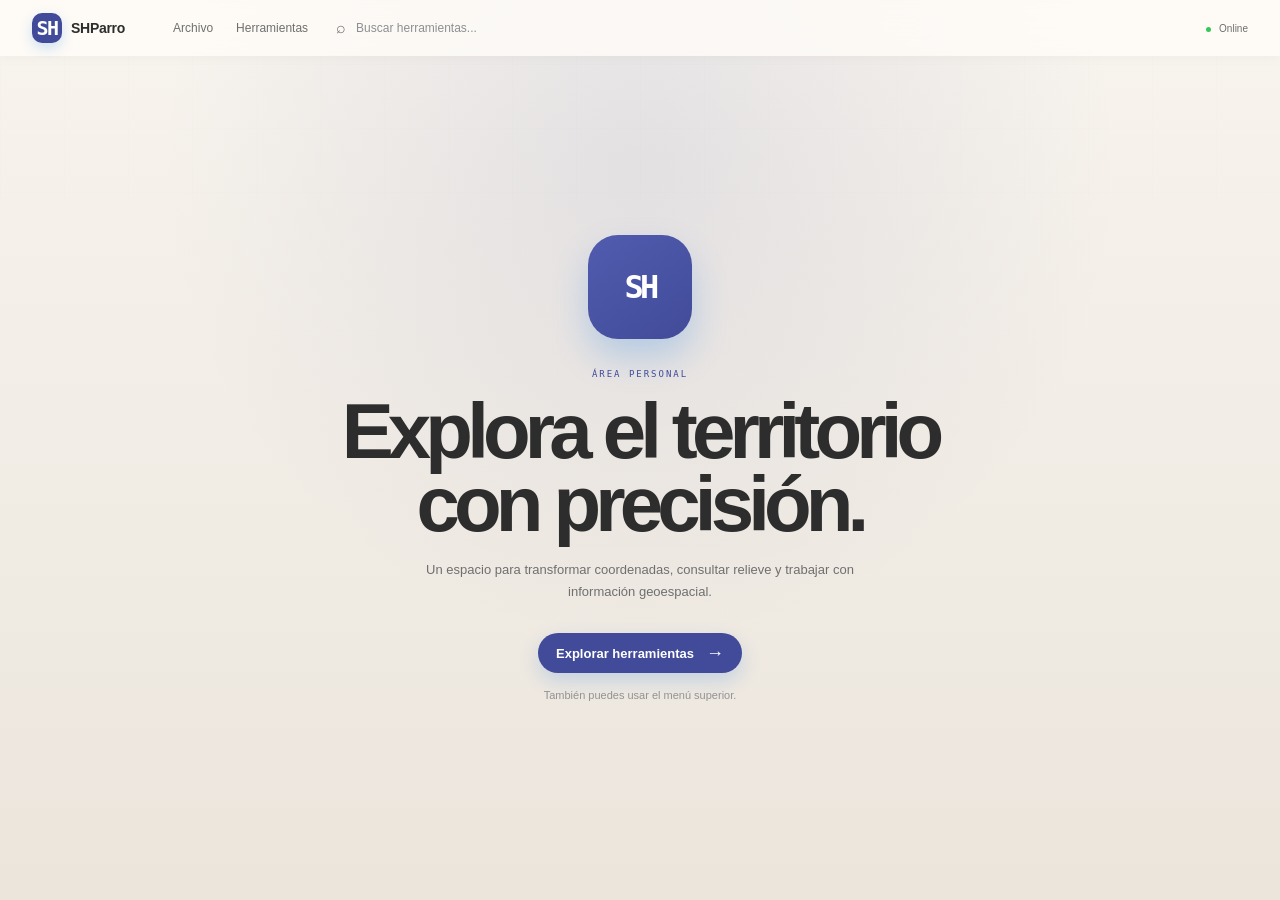
<file: index.html>
<!doctype html>
<html lang="es-MX">
<head>
  <meta charset="utf-8">
  <meta name="viewport" content="width=device-width, initial-scale=1">
  <meta name="theme-color" content="#f5f5f7">
  <meta name="description" content="SHParro: área personal para herramientas web geoespaciales y utilidades.">
  <title>SHParro — Herramientas geoespaciales</title>
  <link rel="stylesheet" href="./css/shparro.css?v=20261108">
</head>
<body>
  <div class="app-shell">
    <main class="main">
      <header class="topbar">
        <a class="brand" href="./index.html" aria-label="Inicio de SHParro">
          <span class="brand-mark">SH</span><strong>SHParro</strong>
        </a>
        <nav class="menubar" aria-label="Menú principal">
          <div class="menu" data-menu="file">
            <button class="menu-trigger" type="button" aria-haspopup="true" aria-expanded="false">Archivo</button>
            <div class="menu-panel file-menu" role="menu">
              <button type="button" role="menuitem" disabled>Abrir archivo… <kbd>Ctrl O</kbd></button>
              <button type="button" role="menuitem" disabled>Abrir proyecto…</button>
              <div class="menu-separator" role="separator"></div>
              <button type="button" role="menuitem" disabled>Guardar <kbd>Ctrl S</kbd></button>
              <button type="button" role="menuitem" disabled>Guardar como…</button>
            </div>
          </div>
          <div class="menu" data-menu="tools">
            <button class="menu-trigger" type="button" aria-haspopup="true" aria-expanded="false">Herramientas</button>
            <div class="menu-panel tools-menu" role="menu">
              <div class="menu-heading">Herramientas</div>
              <div id="toolsMenuItems"></div>
            </div>
          </div>
        </nav>
        <label class="search-box" for="toolSearch">
          <span aria-hidden="true">⌕</span>
          <input id="toolSearch" type="search" placeholder="Buscar herramientas..." autocomplete="off">
        </label>
        <div class="topbar-actions">
          <span class="connection-pill" id="connectionPill"><span></span> Online</span>
        </div>
      </header>

      <section class="content-view" id="homeView">
        <div class="welcome-screen">
          <div class="home-logo" aria-hidden="true">SH</div>
          <span class="eyebrow">Área personal</span>
          <h1>Explora el territorio<br><em>con precisión.</em></h1>
          <p>Un espacio para transformar coordenadas, consultar relieve y trabajar con información geoespacial.</p>
          <button class="welcome-action" id="openToolsButton" type="button">Explorar herramientas <span aria-hidden="true">→</span></button>
          <div class="welcome-hint">También puedes usar el menú superior.</div>
        </div>
      </section>

      <section class="content-view hidden" id="toolView">
        <iframe id="toolFrame" title="Herramienta SHParro" allow="geolocation"></iframe>
      </section>
    </main>
  </div>

  <div class="toast-region" id="toastRegion" aria-live="polite"></div>

  <script src="./js/shparro.js?v=20261108"></script>
</body>
</html>
</file>
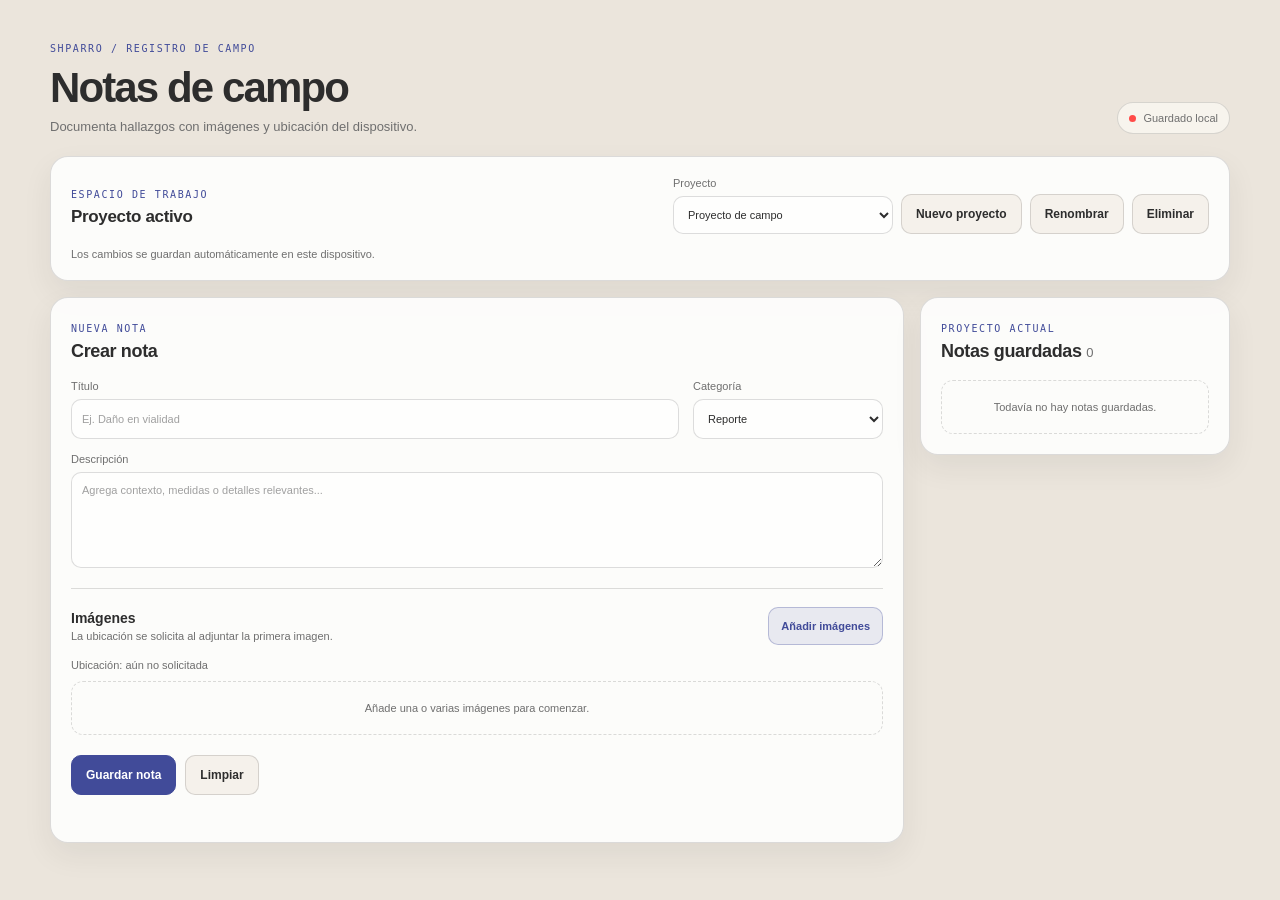
<file: Web/NOTES/index.html>
<!doctype html>
<html lang="es-MX">
<head>
  <meta charset="utf-8">
  <meta name="viewport" content="width=device-width, initial-scale=1">
  <meta name="theme-color" content="#ebe5dc">
  <title>Notas de campo - SHParro</title>
  <link rel="stylesheet" href="./styles.css?v=20261113">
</head>
<body>
  <main class="notes-app">
    <header class="notes-header">
      <div>
        <span class="eyebrow">SHParro / Registro de campo</span>
        <h1>Notas de campo</h1>
        <p>Documenta hallazgos con imágenes y ubicación del dispositivo.</p>
      </div>
      <div class="session-badge" id="persistenceBadge" aria-label="Los proyectos se guardan localmente">
        <span aria-hidden="true"></span> Guardado local
      </div>
    </header>

    <section class="project-toolbar card" aria-labelledby="projectTitle">
      <div>
        <span class="eyebrow">Espacio de trabajo</span>
        <h2 id="projectTitle">Proyecto activo</h2>
      </div>
      <div class="project-controls">
        <label class="project-select-label" for="projectSelect">Proyecto
          <select id="projectSelect" aria-label="Seleccionar proyecto"></select>
        </label>
        <button class="secondary-button" id="newProject" type="button">Nuevo proyecto</button>
        <button class="secondary-button" id="renameProject" type="button">Renombrar</button>
        <button class="secondary-button danger-button" id="deleteProject" type="button">Eliminar</button>
      </div>
      <p class="storage-status" id="storageStatus" role="status" aria-live="polite">Cargando proyectos…</p>
    </section>

    <div class="notes-layout">
      <section class="note-editor card" aria-labelledby="editorTitle">
        <div class="section-heading">
          <div>
            <span class="eyebrow" id="editorMode">Nueva nota</span>
            <h2 id="editorTitle">Crear nota</h2>
          </div>
          <button class="secondary-button hidden" id="cancelEdit" type="button">Cancelar edición</button>
        </div>

        <div class="note-fields">
          <label>Título
            <input id="noteTitle" type="text" maxlength="100" placeholder="Ej. Daño en vialidad">
          </label>
          <label>Categoría
            <select id="noteCategory">
              <option value="Reporte">Reporte</option>
              <option value="Inspección">Inspección</option>
              <option value="Evidencia">Evidencia</option>
              <option value="Hallazgo">Hallazgo</option>
              <option value="Otro">Otro</option>
            </select>
          </label>
          <label class="full-field">Descripción
            <textarea id="noteDescription" maxlength="1000" rows="4" placeholder="Agrega contexto, medidas o detalles relevantes..."></textarea>
          </label>
        </div>

        <div class="image-section">
          <div class="subheading">
            <div>
              <h3>Imágenes</h3>
              <p>La ubicación se solicita al adjuntar la primera imagen.</p>
            </div>
            <label class="add-images-button" for="imageInput">Añadir imágenes
              <input id="imageInput" type="file" accept="image/*" multiple>
            </label>
          </div>
          <div class="location-session-status" id="locationSessionStatus" role="status" aria-live="polite">
            Ubicación: aún no solicitada
          </div>
          <div class="image-list" id="draftImages" aria-live="polite">
            <div class="empty-images">Añade una o varias imágenes para comenzar.</div>
          </div>
        </div>

        <div class="editor-actions">
          <button class="primary-button" id="saveNote" type="button">Guardar nota</button>
          <button class="secondary-button" id="clearDraft" type="button">Limpiar</button>
        </div>
        <p class="form-message" id="formMessage" role="status" aria-live="polite"></p>
      </section>

      <aside class="notes-list-panel card" aria-labelledby="notesTitle">
        <div class="section-heading">
          <div>
            <span class="eyebrow">Proyecto actual</span>
            <h2 id="notesTitle">Notas guardadas <span id="notesCount">0</span></h2>
          </div>
        </div>
        <div id="savedNotes" class="saved-notes">
          <div class="empty-notes">Todavía no hay notas guardadas.</div>
        </div>
      </aside>
    </div>
  </main>

  <div class="modal-backdrop hidden" id="locationModal" role="presentation">
    <section class="permission-dialog" role="dialog" aria-modal="true" aria-labelledby="locationModalTitle">
      <span class="dialog-icon" aria-hidden="true">⌖</span>
      <h2 id="locationModalTitle">No se pudo obtener la ubicación</h2>
      <p id="locationModalText">Puedes continuar sin coordenadas. Las imágenes seguirán siendo útiles para tus reportes.</p>
      <div class="dialog-actions">
        <button class="secondary-button" id="cancelLocation" type="button">Cancelar adjunto</button>
        <button class="primary-button" id="continueWithoutLocation" type="button">Continuar sin coordenadas</button>
      </div>
    </section>
  </div>

  <div class="modal-backdrop hidden" id="projectModal" role="presentation">
    <section class="permission-dialog project-dialog" role="dialog" aria-modal="true" aria-labelledby="projectModalTitle">
      <span class="dialog-icon" aria-hidden="true">▤</span>
      <h2 id="projectModalTitle">Nuevo proyecto</h2>
      <label for="projectNameInput">Nombre del proyecto
        <input id="projectNameInput" type="text" maxlength="80" placeholder="Ej. Inspección norte">
      </label>
      <p class="dialog-error" id="projectModalError" role="alert"></p>
      <div class="dialog-actions">
        <button class="secondary-button" id="cancelProject" type="button">Cancelar</button>
        <button class="primary-button" id="confirmProject" type="button">Guardar proyecto</button>
      </div>
    </section>
  </div>

  <div class="modal-backdrop hidden" id="confirmModal" role="presentation">
    <section class="permission-dialog" role="dialog" aria-modal="true" aria-labelledby="confirmModalTitle">
      <span class="dialog-icon" aria-hidden="true">!</span>
      <h2 id="confirmModalTitle">Confirmar acción</h2>
      <p id="confirmModalText"></p>
      <div class="dialog-actions">
        <button class="secondary-button" id="cancelConfirm" type="button">Cancelar</button>
        <button class="primary-button danger-confirm" id="acceptConfirm" type="button">Eliminar</button>
      </div>
    </section>
  </div>

  <script src="./app.js?v=20261113"></script>
</body>
</html>
</file>
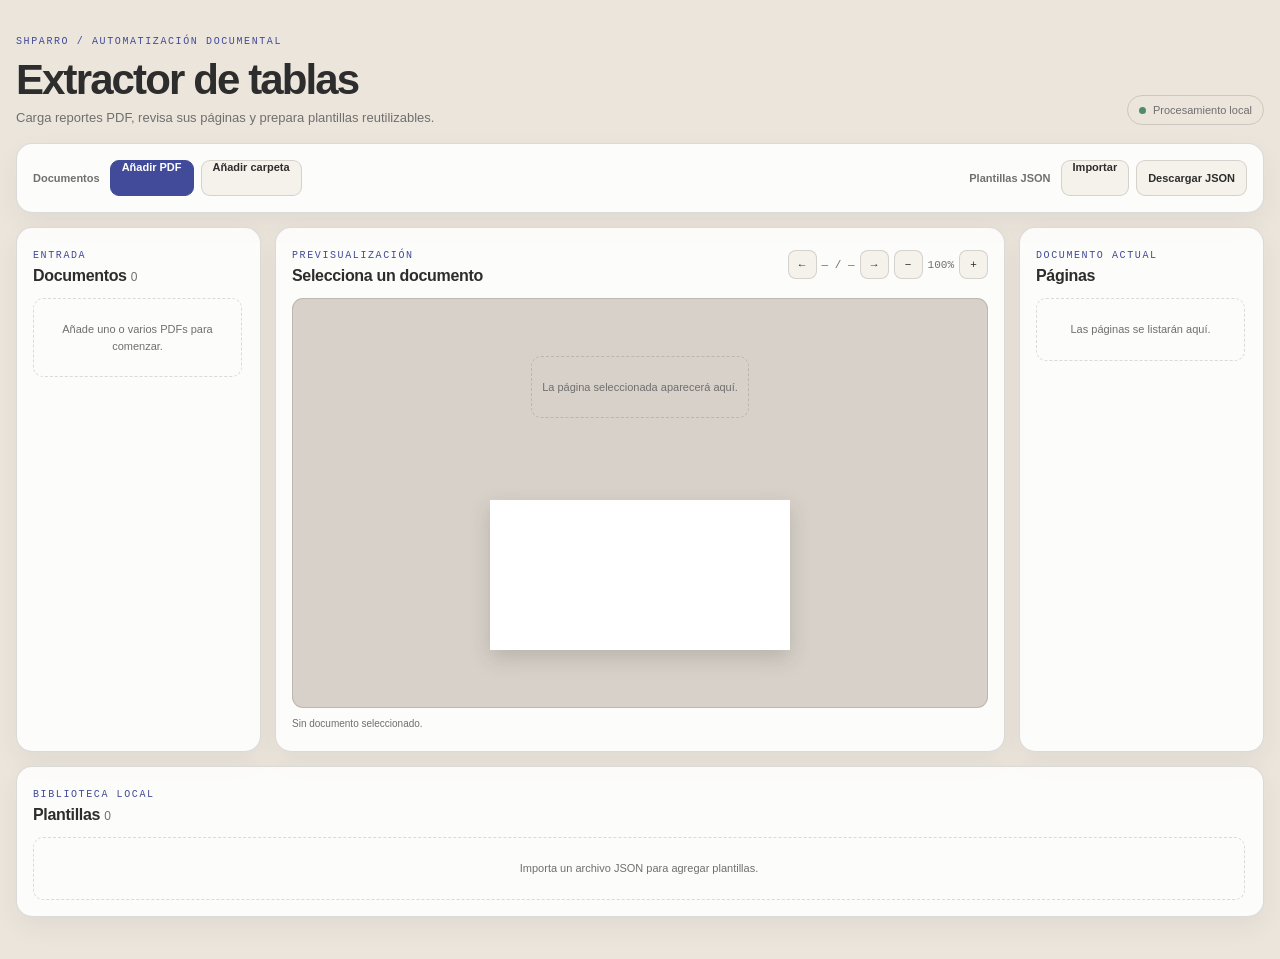
<file: Web/TABLE-EXTRACT/index.html>
<!doctype html>
<html lang="es-MX">
<head>
  <meta charset="utf-8">
  <meta name="viewport" content="width=device-width, initial-scale=1">
  <meta name="theme-color" content="#ebe5dc">
  <title>Extractor de tablas - SHParro</title>
  <link rel="stylesheet" href="./styles.css?v=20261117">
</head>
<body>
  <main class="extractor-app">
    <header class="extractor-header">
      <div>
        <span class="eyebrow">SHParro / Automatización documental</span>
        <h1>Extractor de tablas</h1>
        <p>Carga reportes PDF, revisa sus páginas y prepara plantillas reutilizables.</p>
      </div>
      <div class="local-badge"><span></span> Procesamiento local</div>
    </header>

    <section class="toolbar card" aria-label="Carga y plantillas">
      <div class="toolbar-group">
        <span class="toolbar-label">Documentos</span>
        <label class="action-button primary-button" for="pdfFiles">Añadir PDF
          <input id="pdfFiles" type="file" accept="application/pdf" multiple>
        </label>
        <label class="action-button secondary-button" for="pdfFolder">Añadir carpeta
          <input id="pdfFolder" type="file" accept="application/pdf" webkitdirectory directory multiple>
        </label>
      </div>
      <div class="toolbar-group template-actions">
        <span class="toolbar-label">Plantillas JSON</span>
        <label class="action-button secondary-button" for="templateFile">Importar
          <input id="templateFile" type="file" accept="application/json,.json">
        </label>
        <button class="secondary-button" id="exportTemplates" type="button">Descargar JSON</button>
      </div>
    </section>

    <div class="workspace">
      <aside class="documents-panel card" aria-labelledby="documentsTitle">
        <div class="panel-heading">
          <div><span class="eyebrow">Entrada</span><h2 id="documentsTitle">Documentos <span id="documentCount">0</span></h2></div>
        </div>
        <div id="documentsList" class="documents-list">
          <div class="empty-state">Añade uno o varios PDFs para comenzar.</div>
        </div>
      </aside>

      <section class="viewer-panel card" aria-labelledby="viewerTitle">
        <div class="panel-heading viewer-heading">
          <div><span class="eyebrow">Previsualización</span><h2 id="viewerTitle">Selecciona un documento</h2></div>
          <div class="viewer-controls">
            <button id="previousPage" class="icon-button" type="button" aria-label="Página anterior">←</button>
            <span id="pageIndicator">— / —</span>
            <button id="nextPage" class="icon-button" type="button" aria-label="Página siguiente">→</button>
            <button id="zoomOut" class="icon-button" type="button" aria-label="Alejar">−</button>
            <span id="zoomIndicator">100%</span>
            <button id="zoomIn" class="icon-button" type="button" aria-label="Acercar">+</button>
          </div>
        </div>
        <div id="pageCanvasWrap" class="page-canvas-wrap">
          <div class="empty-state">La página seleccionada aparecerá aquí.</div>
          <canvas id="pageCanvas" hidden></canvas>
        </div>
        <div class="page-status" id="pageStatus" role="status" aria-live="polite">Sin documento seleccionado.</div>
      </section>

      <aside class="pages-panel card" aria-labelledby="pagesTitle">
        <div class="panel-heading"><div><span class="eyebrow">Documento actual</span><h2 id="pagesTitle">Páginas</h2></div></div>
        <div id="pagesList" class="pages-list"><div class="empty-state">Las páginas se listarán aquí.</div></div>
      </aside>

      <section class="templates-panel card" aria-labelledby="templatesTitle">
        <div class="panel-heading"><div><span class="eyebrow">Biblioteca local</span><h2 id="templatesTitle">Plantillas <span id="templateCount">0</span></h2></div></div>
        <div id="templatesList" class="templates-list"><div class="empty-state">No hay plantillas cargadas.</div></div>
      </section>
    </div>
  </main>
  <div id="toastRegion" class="toast-region" aria-live="polite"></div>
  <script type="module" src="./app.js?v=20261117"></script>
</body>
</html>
</file>
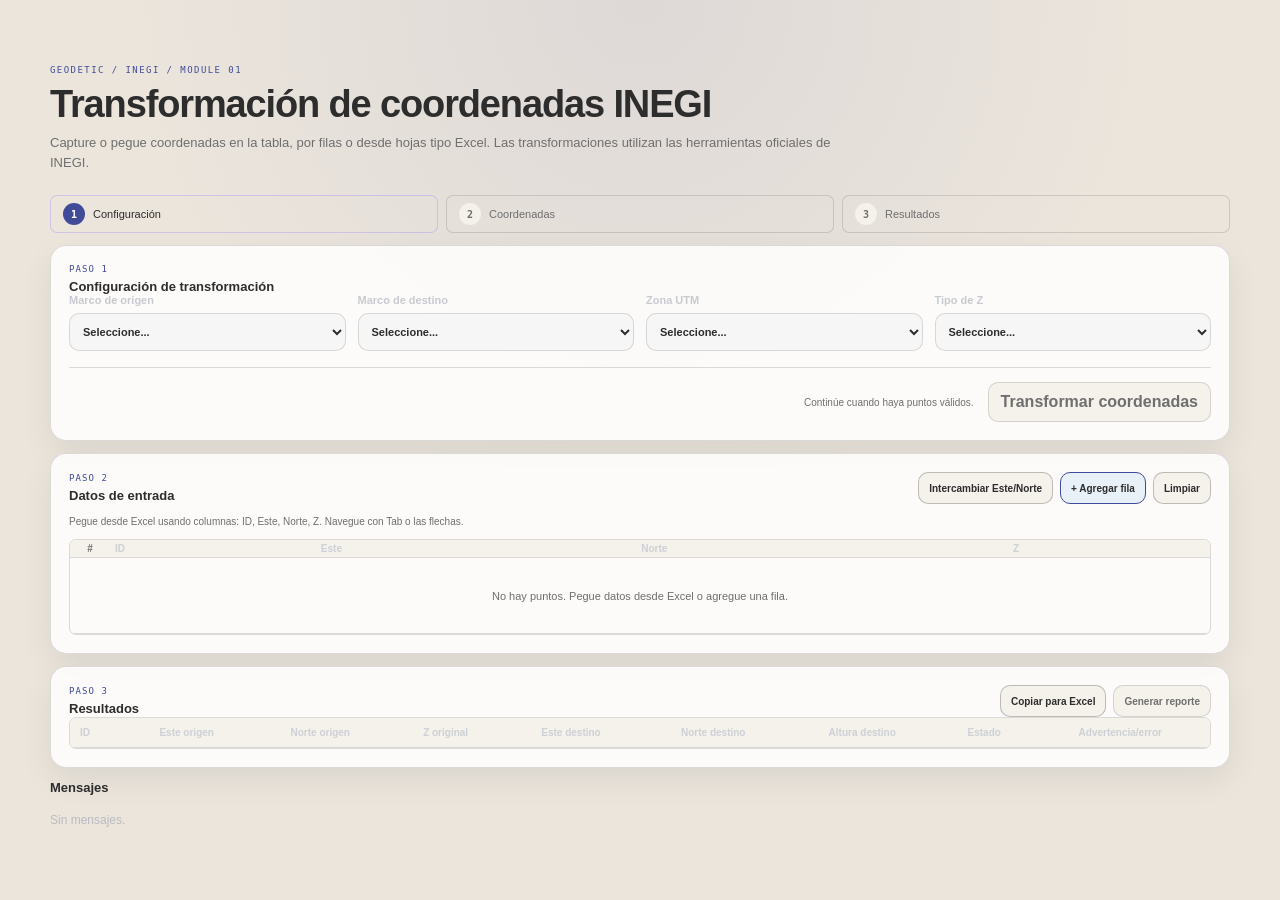
<file: Web/TRAN-ALL/index.html>
<!doctype html>
<html lang="es">
<head>
  <meta charset="utf-8">
  <meta name="viewport" content="width=device-width, initial-scale=1">
  <title>Transformación de coordenadas INEGI</title>
  <link rel="stylesheet" href="./styles.css">
</head>
<body>
  <main>
    <header>
      <h1>Transformación de coordenadas INEGI</h1>
      <p>Capture o pegue coordenadas en la tabla, por filas o desde hojas tipo Excel. Las transformaciones utilizan las herramientas oficiales de INEGI.</p>
    </header>

    <nav class="workflow-progress" aria-label="Progreso de transformación">
      <span class="active"><b>1</b> Configuración</span>
      <span><b>2</b> Coordenadas</span>
      <span><b>3</b> Resultados</span>
    </nav>

    <section class="card workflow-card" id="configurationSection">
      <div class="section-heading">
        <div>
          <span class="step-label">Paso 1</span>
          <h2>Configuración de transformación</h2>
        </div>
      </div>
      <div class="grid controls">
        <label>Marco de origen
          <select id="sourceFrame"><option value="">Seleccione...</option><option value="nad27">NAD27</option><option value="itrf92">ITRF92, época 1988.0</option><option value="itrf2008">ITRF2008, época 2010.0</option></select>
        </label>
        <label>Marco de destino
          <select id="targetFrame"><option value="">Seleccione...</option><option value="nad27">NAD27</option><option value="itrf92">ITRF92, época 1988.0</option><option value="itrf2008">ITRF2008, época 2010.0</option></select>
        </label>
        <label>Zona UTM
          <select id="zone"><option value="">Seleccione...</option><option value="11">11</option><option value="12">12</option><option value="13">13</option><option value="14">14</option><option value="15">15</option><option value="16">16</option></select>
        </label>
        <label>Tipo de Z
          <select id="zType"><option value="">Seleccione...</option><option value="unconfirmed">Sin confirmar</option><option value="ellipsoidal">Altura elipsoidal</option><option value="orthometric">Elevación ortométrica</option></select>
        </label>
      </div>
      <div class="primary-action">
        <span>Continúe cuando haya puntos válidos.</span>
        <button id="transform" class="primary-button" disabled>Transformar coordenadas</button>
      </div>
      <div id="processing" role="status" hidden>Procesando…</div>
    </section>

    <section class="card workflow-card">
      <div class="section-heading">
        <div>
          <span class="step-label">Paso 2</span>
          <h2>Datos de entrada</h2>
        </div>
        <div class="table-actions">
          <button type="button" class="tool-button secondary-button" id="swapCoordinates" title="Intercambiar los valores de Este y Norte en todas las filas">Intercambiar Este/Norte</button>
          <button type="button" class="tool-button" id="addPoint">+ Agregar fila</button>
          <button type="button" class="tool-button secondary-button" id="clearPoints">Limpiar</button>
        </div>
      </div>
      <p class="table-help">Pegue desde Excel usando columnas: ID, Este, Norte, Z. Navegue con Tab o las flechas.</p>
      <div class="table-wrap">
        <table class="spreadsheet" aria-label="Tabla editable de coordenadas"><thead><tr><th class="row-number">#</th><th>ID</th><th>Este</th><th>Norte</th><th>Z</th><th class="row-action"></th></tr></thead><tbody id="sourceRows"></tbody></table>
      </div>
    </section>

    <section class="card workflow-card">
      <div class="section-heading">
        <div>
          <span class="step-label">Paso 3</span>
          <h2>Resultados</h2>
        </div>
        <div class="table-actions">
          <button type="button" class="tool-button secondary-button" id="copyResults">Copiar para Excel</button>
          <button type="button" class="tool-button" id="generateReport" disabled>Generar reporte</button>
        </div>
      </div>
      <div class="table-wrap">
        <table><thead><tr><th>ID</th><th>Este origen</th><th>Norte origen</th><th>Z original</th><th>Este destino</th><th>Norte destino</th><th>Altura destino</th><th>Estado</th><th>Advertencia/error</th></tr></thead><tbody id="resultRows"></tbody></table>
      </div>
    </section>

    <section class="card" id="messages">
      <h2>Mensajes</h2>
      <div id="messageList">Sin mensajes.</div>
    </section>

  </main>
  <script src="./app.js"></script>
</body>
</html>
</file>
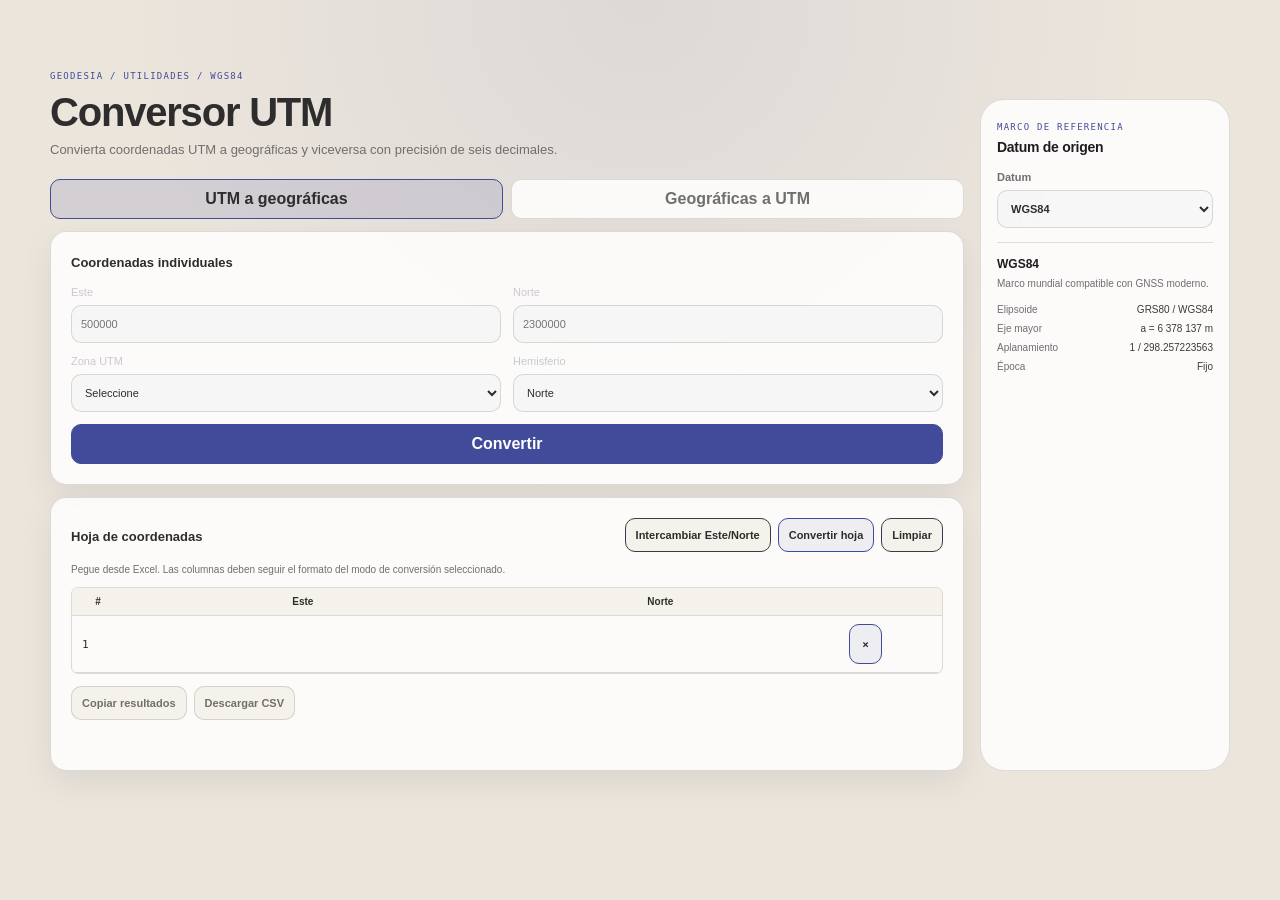
<file: Web/Utilities/index.html>
<!doctype html>
<html lang="es-MX">
<head>
  <meta charset="utf-8">
  <meta name="viewport" content="width=device-width, initial-scale=1">
  <title>Conversor UTM - SHParro</title>
  <link rel="stylesheet" href="./styles.css?v=step2-sidebar-5">
</head>
<body>
  <div class="utility-layout">
  <main>
    <header>
      <span class="eyebrow">GEODESIA / UTILIDADES / WGS84</span>
      <h1>Conversor UTM</h1>
      <p>Convierta coordenadas UTM a geográficas y viceversa con precisión de seis decimales.</p>
    </header>

    <nav class="mode-tabs" aria-label="Tipo de conversión">
      <button class="active" type="button" data-mode="utm-geographic">UTM a geográficas</button>
      <button type="button" data-mode="geographic-utm">Geográficas a UTM</button>
    </nav>

    <div class="mobile-converter-card">
    <nav class="mobile-tool-tabs" aria-label="Sección del conversor">
      <button class="active" type="button" data-mobile-panel="single">Coordenadas individuales</button>
      <button type="button" data-mobile-panel="batch">Hoja de coordenadas</button>
    </nav>

    <section class="card mobile-tool-panel is-mobile-active" data-mobile-panel-content="single">
      <div class="section-heading">
        <div>
          <h2>Coordenadas individuales</h2>
        </div>
      </div>

      <div class="coordinate-input-grid">
        <div class="utm-fields coordinate-fields" id="utmInputFields">
          <label>Este <input id="singleEasting" type="text" inputmode="decimal" placeholder="500000"></label>
          <label>Norte <input id="singleNorthing" type="text" inputmode="decimal" placeholder="2300000"></label>
        </div>
        <div class="geographic-fields coordinate-fields" id="geographicInputFields" hidden>
          <label>Formato
            <select id="geoFormat">
              <option value="dd">Grados decimales (DD)</option>
              <option value="dms">Grados-minutos-segundos (DMS)</option>
              <option value="dmm">Grados-minutos decimales (DMM)</option>
            </select>
          </label>
          <label>Latitud <input id="latitude" type="text" placeholder="20.674000"></label>
          <label>Longitud <input id="longitude" type="text" placeholder="-103.343000"></label>
        </div>
        <div class="utm-settings-stack">
          <label>Zona UTM
            <select id="zone">
              <option value="">Seleccione</option>
              <option value="11">11</option><option value="12">12</option><option value="13">13</option>
              <option value="14">14</option><option value="15">15</option><option value="16">16</option>
            </select>
          </label>
          <label>Hemisferio
            <select id="hemisphere"><option value="N">Norte</option><option value="S">Sur</option></select>
          </label>
          <button class="primary-button" id="convertSingle" type="button">Convertir</button>
        </div>
      </div>
      <div class="result-panel" id="singleResult" hidden></div>
    </section>

    <section class="card mobile-tool-panel" data-mobile-panel-content="batch">
      <div class="section-heading">
        <div>
          <h2>Hoja de coordenadas</h2>
        </div>
        <div class="table-actions">
          <button class="secondary-button" id="swapCoordinates" type="button">Intercambiar Este/Norte</button>
          <button id="convertBatch" type="button">Convertir hoja</button>
          <button class="secondary-button" id="clearSheet" type="button">Limpiar</button>
        </div>
      </div>
      <p class="table-help">Pegue desde Excel. Las columnas deben seguir el formato del modo de conversión seleccionado.</p>
      <div class="table-wrap spreadsheet-wrap">
        <table class="spreadsheet">
          <thead id="sheetHeader"></thead>
          <tbody id="sheetRows"></tbody>
        </table>
      </div>
      <div class="table-actions output-actions">
        <button class="secondary-button" id="copyResults" type="button" disabled>Copiar resultados</button>
        <button class="secondary-button" id="downloadCsv" type="button" disabled>Descargar CSV</button>
      </div>
      <div class="table-wrap" id="batchResultWrap" hidden>
        <table>
          <thead id="resultHeader"></thead>
          <tbody id="resultRows"></tbody>
        </table>
      </div>
      <div id="messages" role="status" aria-live="polite"></div>
    </section>
    </div>
  </main>
  <aside class="datum-sidebar">
    <div class="datum-sidebar-header">
      <span class="step-label">Marco de referencia</span>
      <h2>Datum de origen</h2>
    </div>
    <label class="datum-select-label" for="sourceDatum">Datum
      <select id="sourceDatum">
        <option value="wgs84">WGS84</option>
        <option value="nad27">NAD27</option>
        <option value="itrf92">ITRF92</option>
        <option value="itrf2008">ITRF2008</option>
        <option value="itrf2014">ITRF2014</option>
      </select>
    </label>
    <div class="datum-summary" id="datumSummary" aria-live="polite"></div>
  </aside>
  </div>
  <script src="./app.js?v=step2-sidebar-5"></script>
</body>
</html>
</file>
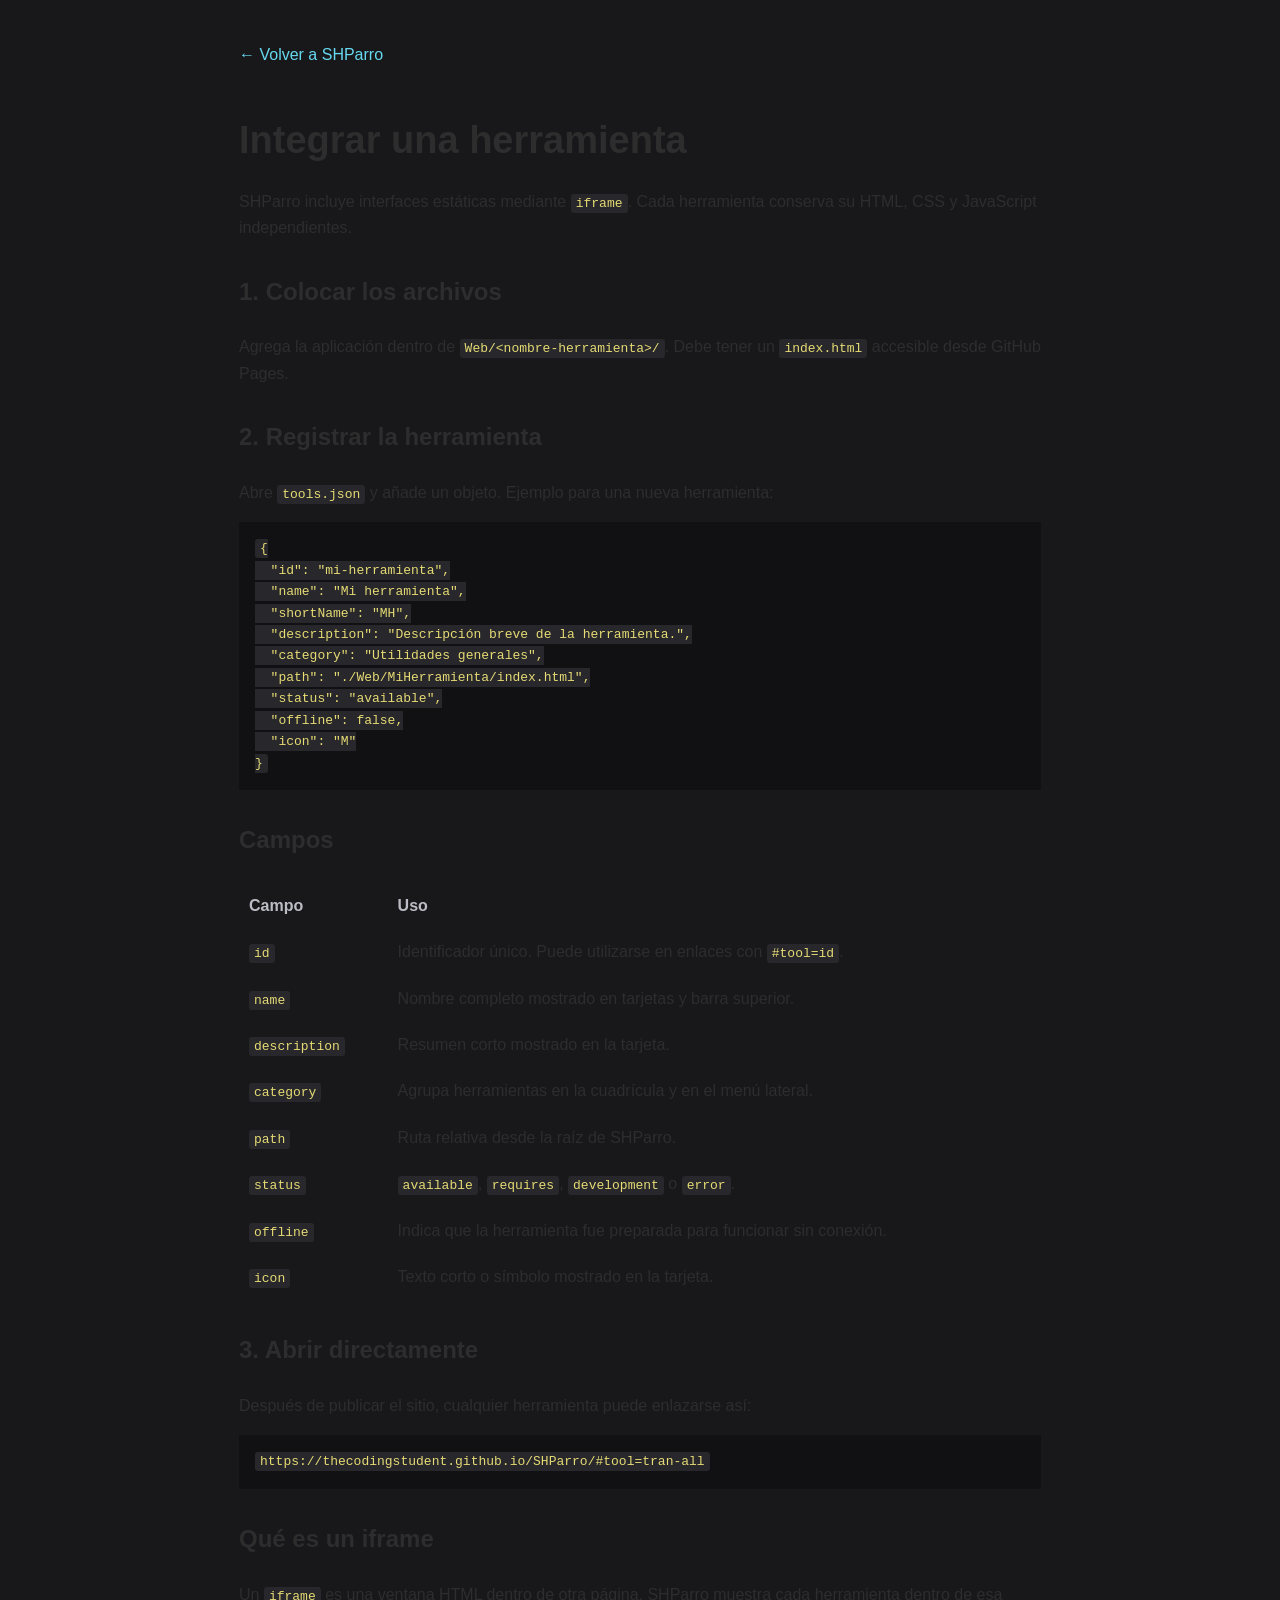
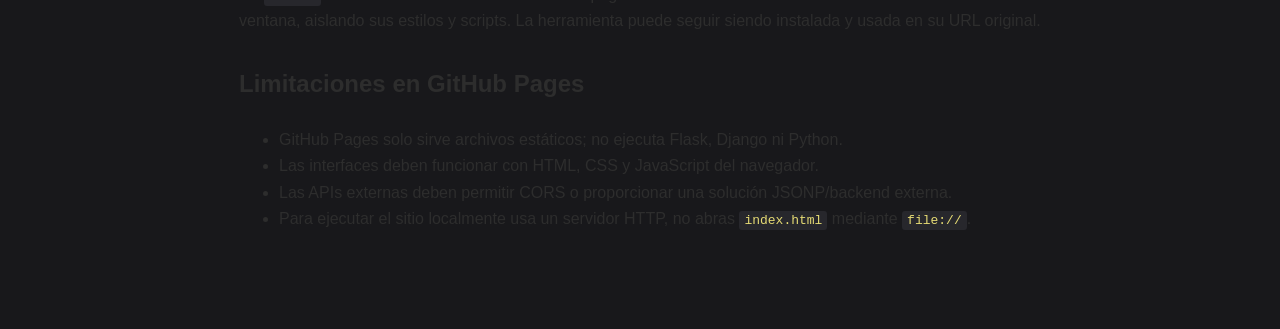
<file: docs/integration.html>
<!doctype html>
<html lang="es-MX">
<head>
  <meta charset="utf-8">
  <meta name="viewport" content="width=device-width, initial-scale=1">
  <title>Integración de herramientas - SHParro</title>
  <link rel="stylesheet" href="../css/shparro.css">
  <style>
    body { overflow: auto; background: #18181b; }
    .docs { max-width: 850px; margin: 0 auto; padding: 42px 24px 80px; line-height: 1.65; }
    .docs a { color: #66d9ef; }
    .docs h1, .docs h2 { line-height: 1.2; }
    .docs h1 { font-size: 38px; }
    .docs h2 { margin-top: 36px; padding-bottom: 8px; border-bottom: 1px solid var(--border); }
    .docs code { border-radius: 3px; padding: 2px 5px; background: #27272c; color: #e6db74; }
    .docs pre { overflow: auto; border: 1px solid var(--border); padding: 16px; background: #111113; color: #e7e7e7; }
    .docs table { width: 100%; border-collapse: collapse; }
    .docs th, .docs td { border-bottom: 1px solid var(--border); padding: 10px; text-align: left; vertical-align: top; }
    .docs th { color: #bcbcc4; }
    .back { display: inline-block; margin-bottom: 24px; color: var(--muted); text-decoration: none; }
  </style>
</head>
<body>
  <main class="docs">
    <a class="back" href="../index.html">← Volver a SHParro</a>
    <h1>Integrar una herramienta</h1>
    <p>SHParro incluye interfaces estáticas mediante <code>iframe</code>. Cada herramienta conserva su HTML, CSS y JavaScript independientes.</p>

    <h2>1. Colocar los archivos</h2>
    <p>Agrega la aplicación dentro de <code>Web/&lt;nombre-herramienta&gt;/</code>. Debe tener un <code>index.html</code> accesible desde GitHub Pages.</p>

    <h2>2. Registrar la herramienta</h2>
    <p>Abre <code>tools.json</code> y añade un objeto. Ejemplo para una nueva herramienta:</p>
    <pre><code>{
  "id": "mi-herramienta",
  "name": "Mi herramienta",
  "shortName": "MH",
  "description": "Descripción breve de la herramienta.",
  "category": "Utilidades generales",
  "path": "./Web/MiHerramienta/index.html",
  "status": "available",
  "offline": false,
  "icon": "M"
}</code></pre>

    <h2>Campos</h2>
    <table>
      <thead><tr><th>Campo</th><th>Uso</th></tr></thead>
      <tbody>
        <tr><td><code>id</code></td><td>Identificador único. Puede utilizarse en enlaces con <code>#tool=id</code>.</td></tr>
        <tr><td><code>name</code></td><td>Nombre completo mostrado en tarjetas y barra superior.</td></tr>
        <tr><td><code>description</code></td><td>Resumen corto mostrado en la tarjeta.</td></tr>
        <tr><td><code>category</code></td><td>Agrupa herramientas en la cuadrícula y en el menú lateral.</td></tr>
        <tr><td><code>path</code></td><td>Ruta relativa desde la raíz de SHParro.</td></tr>
        <tr><td><code>status</code></td><td><code>available</code>, <code>requires</code>, <code>development</code> o <code>error</code>.</td></tr>
        <tr><td><code>offline</code></td><td>Indica que la herramienta fue preparada para funcionar sin conexión.</td></tr>
        <tr><td><code>icon</code></td><td>Texto corto o símbolo mostrado en la tarjeta.</td></tr>
      </tbody>
    </table>

    <h2>3. Abrir directamente</h2>
    <p>Después de publicar el sitio, cualquier herramienta puede enlazarse así:</p>
    <pre><code>https://thecodingstudent.github.io/SHParro/#tool=tran-all</code></pre>

    <h2>Qué es un iframe</h2>
    <p>Un <code>iframe</code> es una ventana HTML dentro de otra página. SHParro muestra cada herramienta dentro de esa ventana, aislando sus estilos y scripts. La herramienta puede seguir siendo instalada y usada en su URL original.</p>

    <h2>Limitaciones en GitHub Pages</h2>
    <ul>
      <li>GitHub Pages solo sirve archivos estáticos; no ejecuta Flask, Django ni Python.</li>
      <li>Las interfaces deben funcionar con HTML, CSS y JavaScript del navegador.</li>
      <li>Las APIs externas deben permitir CORS o proporcionar una solución JSONP/backend externa.</li>
      <li>Para ejecutar el sitio localmente usa un servidor HTTP, no abras <code>index.html</code> mediante <code>file://</code>.</li>
    </ul>
  </main>
</body>
</html>
</file>
<file: css/shparro.css>
:root {
  color-scheme: light;
  --ink: #f5f5f7;
  --muted: rgba(245,245,247,.68);
  --quiet: rgba(245,245,247,.44);
  --accent: #a78bfa;
  font-family: "Segoe UI Variable", "Segoe UI", Inter, sans-serif;
}

* { box-sizing: border-box; }
html, body { width: 100%; height: 100%; }
body { margin: 0; overflow: hidden; background: #090909; color: var(--ink); }
button, input { font: inherit; }
a { color: inherit; }
::selection { background: rgba(167,139,250,.3); }
::-webkit-scrollbar { width: 8px; }
::-webkit-scrollbar-thumb { border: 2px solid transparent; border-radius: 8px; background: rgba(255,255,255,.28); background-clip: padding-box; }

.app-shell { height: 100%; display: block; }
.brand { height: 82px; display: flex; align-items: center; gap: 11px; padding: 0 26px; text-decoration: none; }
.brand-mark { display:grid; width:28px; height:28px; place-items:center; border:1px solid rgba(167,139,250,.62); border-radius:9px; color:var(--accent); background:rgba(167,139,250,.1); font:800 11px Consolas,monospace; letter-spacing:-.08em; }
.brand strong { display: block; font-size: 16px; letter-spacing: -.02em; }

.main { min-width: 0; height: 100%; }
.topbar{position:absolute;z-index:30;top:0;right:0;left:0;min-height:58px;display:flex;align-items:center;gap:18px;padding:10px 38px;border:0;border-radius:0;background:rgba(11,11,15,.72);backdrop-filter:blur(22px) saturate(125%);-webkit-backdrop-filter:blur(22px) saturate(125%);pointer-events:none;box-shadow:0 1px 0 rgba(255,255,255,.05)}
.topbar>*{pointer-events:auto}
.topbar .brand { height: auto; display: flex; flex: 0 0 auto; gap: 9px; padding: 0; }
.topbar .brand-mark { font-size: 20px; }
.menubar { display:flex; align-items:center; gap:3px; margin-left:20px; }
.menu { position:relative; }
.menu-trigger { min-height:32px; border:0; border-radius:7px; padding:6px 10px; background:transparent; color:var(--muted); cursor:pointer; font-size:12px; }
.menu-trigger:hover, .menu.open .menu-trigger { background:rgba(167,139,250,.13); color:var(--ink); }
.menu-panel { position:absolute; top:calc(100% + 7px); left:0; min-width:280px; display:none; padding:6px; border:1px solid rgba(255,255,255,.12); border-radius:14px; background:rgba(24,24,30,.88); box-shadow:0 18px 45px rgba(0,0,0,.44); backdrop-filter:blur(24px) saturate(130%); -webkit-backdrop-filter:blur(24px) saturate(130%); }
.menu.open .menu-panel { display:block; }
.file-menu { min-width:250px; }
.menu-panel > button { width:100%; min-height:34px; display:flex; align-items:center; justify-content:space-between; border:0; border-radius:7px; padding:7px 9px; background:transparent; color:var(--ink); cursor:pointer; text-align:left; font-size:11px; }
.menu-panel > button:hover:not(:disabled) { background:rgba(255,255,255,.08); }
.menu-panel > button:disabled { color:rgba(247,247,244,.32); cursor:default; }
.menu-panel kbd { color:var(--quiet); font-size:9px; }
.menu-separator { height:1px; margin:5px 4px; background:rgba(255,255,255,.1); }
.menu-heading { padding:7px 9px 8px; color:var(--quiet); font-size:9px; letter-spacing:.14em; text-transform:uppercase; }
.tool-menu-row { display:flex; align-items:center; gap:3px; }
.tool-menu-item { min-width:0; flex:1; display:flex; align-items:center; gap:10px; border:0; border-radius:8px; padding:8px; background:transparent; color:var(--ink); cursor:pointer; text-align:left; }
.tool-menu-item:hover { background:rgba(167,139,250,.11); }
.tool-menu-icon { flex:0 0 auto; display:grid; width:28px; height:28px; place-items:center; border:1px solid rgba(167,139,250,.35); border-radius:8px; color:var(--accent); background:rgba(167,139,250,.09); }
.tool-menu-item span:nth-child(2) { min-width:0; display:flex; flex-direction:column; gap:3px; }
.tool-menu-item strong { overflow:hidden; text-overflow:ellipsis; white-space:nowrap; font-size:11px; font-weight:600; }
.tool-menu-item small { color:var(--quiet); font-size:9px; }
.menu-empty { padding:12px 9px; color:var(--muted); font-size:11px; }

.search-box { height: 34px; width: min(360px, 31vw); display: flex; align-items: center; gap: 8px; color: var(--muted); }
.search-box input { width: 100%; border: 0; outline: 0; background: transparent; color: var(--ink); font-size: 12px; }
.search-box input::placeholder { color: rgba(255,255,255,.52); }
.topbar-actions { margin-left: auto; display: flex; align-items: center; gap: 18px; }
.icon-button {
  min-height: 34px;
  border: 0;
  background: transparent;
  color: var(--ink);
  text-decoration: none;
  cursor: pointer;
}
.icon-button { min-width: 34px; display: inline-grid; place-items: center; }
.connection-pill { color: var(--muted); font-size: 10px; }
.connection-pill span { display: inline-block; width: 5px; height: 5px; margin-right: 5px; border-radius: 50%; background: #9bcf63; }
.connection-pill.offline span { background: var(--accent); }

#homeView {
  position: relative;
  height: 100%;
  overflow: hidden;
  background:
    radial-gradient(circle at 78% 24%, rgba(167,139,250,.16), transparent 28rem),
    radial-gradient(circle at 18% 86%, rgba(92,120,255,.12), transparent 25rem),
    linear-gradient(135deg, #09090b 0%, #131116 52%, #08090b 100%);
}
#homeView::before {
  content: "";
  position: absolute;
  inset: 0;
  opacity: .2;
  background-image: linear-gradient(rgba(255,255,255,.06) 1px, transparent 1px), linear-gradient(90deg, rgba(255,255,255,.06) 1px, transparent 1px);
  background-size: 64px 64px;
  mask-image: linear-gradient(135deg, black, transparent 64%);
  pointer-events: none;
}
.eyebrow { color: var(--accent); font-family: Consolas, monospace; font-size: 9px; letter-spacing: .22em; text-transform: uppercase; }

.welcome-screen { position:absolute; inset:0; z-index:2; display:flex; flex-direction:column; align-items:center; justify-content:center; padding:90px 24px 40px; text-align:center; }
.home-logo { display:grid; width:92px; height:92px; margin-bottom:28px; place-items:center; border:1px solid rgba(167,139,250,.58); border-radius:30px; color:var(--accent); background:radial-gradient(circle at 50% 35%, rgba(167,139,250,.25), rgba(255,255,255,.035)); box-shadow:0 0 70px rgba(167,139,250,.15), inset 0 1px 0 rgba(255,255,255,.1); font:800 31px Consolas,monospace; letter-spacing:-.12em; }
.welcome-screen h1 { margin:16px 0 18px; font-size:clamp(42px,6.4vw,78px); line-height:.94; letter-spacing:-.08em; }
.welcome-screen h1 em { color:var(--accent); font-style:normal; }
.welcome-screen p { max-width:470px; margin:0; color:var(--muted); font-size:13px; line-height:1.7; }
.welcome-hint { margin-top:34px; color:var(--quiet); font-size:11px; }
.welcome-hint strong { color:var(--ink); font-weight:600; }
.hidden { display: none !important; }

#toolView { position: relative; height: 100%; overflow: hidden; background: #090909; }
#toolFrame {
  position: absolute;
  top: 58px;
  left: 0;
  width: 100%;
  height: calc(100% - 58px);
  display: block;
  border: 0;
  background: #090909;
  opacity: 0;
  transition: opacity .3s;
}
#toolFrame.loaded { opacity: 1; }
.toast-region { position: fixed; right: 18px; bottom: 18px; z-index: 100; display: grid; gap: 8px; }
.toast { width: min(340px,calc(100vw - 36px)); padding: 11px 13px; color: var(--ink); background: rgba(0,0,0,.82); font-size: 11px; }
.toast.error { color: #ff9bad; }

@media (max-width: 760px) {
  .topbar { left: 0; height: 58px; padding: 0 14px; }
  .menubar { margin-left:0; }
  .menu-panel { position:fixed; top:52px; left:10px; right:10px; width:auto; min-width:0; }
  .search-box { display: none; }
  .connection-pill { display: none; }
  .welcome-screen { padding-top:100px; }
  .welcome-screen h1 { font-size:clamp(40px, 12vw, 62px); }
}

@media (prefers-reduced-motion: reduce) {
  *, *::before, *::after { scroll-behavior: auto !important; transition-duration: .01ms !important; animation-duration: .01ms !important; animation-iteration-count: 1 !important; }
}

/* Light product system */
:root {
  color-scheme: light;
  --canvas: #f5f5f7;
  --surface: rgba(255,255,255,.82);
  --surface-solid: #ffffff;
  --line: rgba(60,60,67,.16);
  --ink: #1d1d1f;
  --muted: #6e6e73;
  --quiet: #86868b;
  --accent: #0071e3;
}
body { background:var(--canvas); color:var(--ink); }
::selection { background:rgba(0,113,227,.18); }
.topbar { min-height:56px; padding:8px 32px; background:rgba(255,255,255,.72); border:0; box-shadow:0 1px 12px rgba(0,0,0,.04); backdrop-filter:blur(24px) saturate(160%); -webkit-backdrop-filter:blur(24px) saturate(160%); }
.brand-mark { width:30px; height:30px; border:0; border-radius:10px; color:#fff; background:var(--accent); box-shadow:0 5px 14px rgba(0,113,227,.2); }
.brand strong { color:var(--ink); font-size:14px; font-weight:650; }
.menu-trigger { color:var(--muted); }
.menu-trigger:hover, .menu.open .menu-trigger { background:rgba(0,113,227,.09); color:var(--ink); }
.menu-panel { border:1px solid var(--line); background:rgba(255,255,255,.94); box-shadow:0 18px 45px rgba(0,0,0,.18), 0 2px 8px rgba(0,0,0,.06); backdrop-filter:blur(34px) saturate(155%); -webkit-backdrop-filter:blur(34px) saturate(155%); isolation:isolate; }
.menu-panel > button { color:var(--ink); }
.menu-panel > button:hover:not(:disabled), .tool-menu-item:hover { background:rgba(0,113,227,.08); }
.menu-panel > button:disabled { color:#a1a1a6; }
.menu-heading, .tool-menu-item small, .menu-empty { color:var(--muted); }
.tool-menu-icon { border-color:rgba(0,113,227,.18); color:var(--accent); background:rgba(0,113,227,.08); }
.search-box { color:var(--muted); }
.search-box input { color:var(--ink); }
.search-box input::placeholder { color:#8e8e93; }
.connection-pill { color:var(--muted); }
.connection-pill span { background:#34c759; }
#homeView { background:radial-gradient(circle at 50% 18%,rgba(0,113,227,.08),transparent 30rem),linear-gradient(180deg,#fbfbfd 0%,#f2f2f7 100%); }
#homeView::before { opacity:.22; background-image:linear-gradient(rgba(0,0,0,.045) 1px,transparent 1px),linear-gradient(90deg,rgba(0,0,0,.045) 1px,transparent 1px); mask-image:linear-gradient(180deg,rgba(0,0,0,.65),transparent 60%); }
.welcome-screen { padding-top:76px; }
.home-logo { width:104px; height:104px; margin-bottom:30px; border:0; border-radius:30px; color:#fff; background:linear-gradient(145deg,#0a84ff,#0071e3); box-shadow:0 18px 36px rgba(0,113,227,.22); font-size:32px; }
.welcome-screen .eyebrow { color:var(--accent); }
.welcome-screen h1 { color:var(--ink); font-weight:650; letter-spacing:-.075em; }
.welcome-screen h1 em { color:var(--ink); }
.welcome-screen p { color:var(--muted); }
.welcome-action { display:inline-flex; align-items:center; gap:12px; min-height:46px; margin-top:30px; border:0; border-radius:999px; padding:0 20px 0 22px; background:var(--accent); color:#fff; box-shadow:0 8px 20px rgba(0,113,227,.18); font-size:13px; font-weight:600; cursor:pointer; transition:transform .16s ease,box-shadow .16s ease,background .16s ease; }
.welcome-action span { font-size:18px; line-height:1; }
.welcome-action:hover { background:#0077ed; box-shadow:0 10px 24px rgba(0,113,227,.24); transform:translateY(-1px); }
.welcome-action:active { transform:scale(.98); }
.welcome-hint { margin-top:16px; color:var(--quiet); }
#toolView { background:var(--canvas); }
#toolFrame { background:var(--canvas); }
.toast { border:1px solid var(--line); border-radius:14px; background:rgba(255,255,255,.9); box-shadow:0 12px 30px rgba(0,0,0,.12); color:var(--ink); backdrop-filter:blur(20px); -webkit-backdrop-filter:blur(20px); }
@media (max-width:760px) {
  .topbar { padding:8px 14px; gap:8px; }
  .menubar { margin-left:4px; }
  .brand strong { display:none; }
  .welcome-screen { padding:92px 22px 36px; }
  .home-logo { width:88px; height:88px; margin-bottom:24px; border-radius:26px; font-size:28px; }
  .welcome-action { width:min(280px,100%); justify-content:center; }
}

/* Shared button alignment: icon and label always share one visual center. */
button { display:inline-flex; align-items:center; justify-content:center; gap:.45rem; }

/* Menus keep a left reading edge instead of inheriting action-button centering. */
.menubar .menu-trigger,
.menubar .tool-menu-item {
  justify-content: flex-start;
  text-align: left;
}

/* R2-D2 palette: warm ivory, indigo, charcoal, mechanical gray and coral. */
:root {
  --canvas: #ebe5dc;
  --surface: rgba(255,255,255,.84);
  --surface-solid: #fffdf9;
  --surface-raised: #f5f1eb;
  --ink: #2d2d2d;
  --muted: #6f6f6f;
  --quiet: #929292;
  --accent: #414b99;
  --success: #414b99;
  --info: #9a9a9a;
  --warning: #ff4b48;
}

body { background: var(--canvas); color: var(--ink); }
#homeView { background: radial-gradient(circle at 50% 18%, rgba(65,75,153,.1), transparent 30rem), linear-gradient(180deg, #f8f4ee 0%, var(--canvas) 100%); }
.topbar { background: rgba(255,253,249,.78); border-color: rgba(45,45,45,.12); }
.menu-panel { background: rgba(255,253,249,.95); border-color: rgba(45,45,45,.16); }
.home-logo { background: linear-gradient(145deg, #515caf, #414b99); }
.welcome-action { background: var(--accent); }
.welcome-action:hover { background: #354083; }

/* Button scale: shell controls, menus and hero action. */
.menu-trigger { min-height:32px; padding:6px 10px; }
.menu-panel > button { min-height:34px; padding:7px 9px; }
.tool-menu-item { min-height:42px; }
.welcome-action { min-height:40px; padding:0 18px; }
.menu-trigger:hover,
.menu.open .menu-trigger,
.menu-panel > button:hover:not(:disabled),
.tool-menu-item:hover { background:rgba(65,75,153,.1); }
.tool-menu-icon { border-color:rgba(65,75,153,.24); color:var(--accent); background:rgba(65,75,153,.08); }
</file>
<file: Web/NOTES/styles.css>
:root {
  color-scheme: light;
  --canvas:#ebe5dc;
  --surface:rgba(255,255,255,.86);
  --surface-solid:#fffdf9;
  --surface-raised:#f5f1eb;
  --line:rgba(45,45,45,.16);
  --ink:#2d2d2d;
  --muted:#6f6f6f;
  --quiet:#929292;
  --accent:#414b99;
  --coral:#ff4b48;
  --success:#366b50;
  font-family:"Segoe UI Variable","Segoe UI",sans-serif;
}

* { box-sizing:border-box; }
body { min-height:100vh; margin:0; background:var(--canvas); color:var(--ink); }
button,input,select,textarea { font:inherit; }
button { display:inline-flex; align-items:center; justify-content:center; gap:.45rem; cursor:pointer; }
button:focus-visible,input:focus-visible,select:focus-visible,textarea:focus-visible { outline:2px solid var(--accent); outline-offset:3px; }
.hidden { display:none !important; }

.notes-app { width:min(1180px,calc(100% - 32px)); margin:0 auto; padding:38px 0 56px; }
.notes-header { display:flex; align-items:flex-end; justify-content:space-between; gap:24px; margin-bottom:22px; }
.eyebrow { color:var(--accent); font:10px Consolas,monospace; letter-spacing:.16em; text-transform:uppercase; }
.notes-header h1 { margin:8px 0 7px; font-size:clamp(28px,4vw,42px); letter-spacing:-.045em; }
.notes-header p { margin:0; color:var(--muted); font-size:13px; }
.session-badge { display:flex; align-items:center; gap:7px; padding:9px 11px; border:1px solid var(--line); border-radius:999px; background:rgba(255,253,249,.6); color:var(--muted); font-size:11px; white-space:nowrap; }
.session-badge span { width:7px; height:7px; border-radius:50%; background:var(--coral); }
.notes-layout { display:grid; grid-template-columns:minmax(0,1fr) 310px; gap:16px; align-items:start; }
.card { border:1px solid var(--line); border-radius:18px; padding:20px; background:var(--surface); box-shadow:0 12px 30px rgba(45,45,45,.07); }
.project-toolbar { display:grid; grid-template-columns:auto minmax(0,1fr); align-items:center; gap:14px 24px; margin-bottom:16px; }
.project-toolbar h2 { margin:5px 0 0; font-size:17px; letter-spacing:-.02em; }
.project-controls { display:flex; align-items:flex-end; justify-content:flex-end; gap:8px; }
.project-select-label { min-width:220px; }
.project-select-label select { min-height:38px; }
.storage-status { grid-column:1/-1; margin:0; color:var(--muted); font-size:11px; }
.storage-status.error { color:#9a4d39; }
.danger-button:hover { border-color:var(--coral); color:#9a4d39; }
.section-heading { display:flex; align-items:flex-start; justify-content:space-between; gap:14px; margin-bottom:18px; }
.section-heading h2 { margin:5px 0 0; font-size:18px; letter-spacing:-.02em; }
.section-heading h2 span { color:var(--muted); font-size:13px; font-weight:500; }
.note-fields { display:grid; grid-template-columns:1fr 190px; gap:14px; }
label { display:flex; flex-direction:column; gap:7px; color:var(--muted); font-size:11px; }
.full-field { grid-column:1/-1; }
input,select,textarea { width:100%; border:1px solid var(--line); border-radius:10px; padding:9px 10px; background:rgba(255,255,255,.64); color:var(--ink); }
input,select { min-height:40px; }
textarea { min-height:96px; resize:vertical; line-height:1.5; }
input::placeholder,textarea::placeholder { color:#a0a0a0; }
input:focus,select:focus,textarea:focus { border-color:var(--accent); box-shadow:0 0 0 4px rgba(65,75,153,.12); }
.image-section { margin-top:20px; padding-top:18px; border-top:1px solid var(--line); }
.subheading { display:flex; align-items:center; justify-content:space-between; gap:12px; }
.subheading h3 { margin:0 0 4px; font-size:14px; }
.subheading p { margin:0; color:var(--muted); font-size:11px; }
.add-images-button { min-height:38px; flex:0 0 auto; display:inline-flex; flex-direction:row; align-items:center; padding:0 12px; border:1px solid rgba(65,75,153,.3); border-radius:10px; background:rgba(65,75,153,.1); color:var(--accent); cursor:pointer; font-weight:650; }
.add-images-button input { display:none; }
.location-session-status { margin-top:14px; color:var(--muted); font-size:11px; }
.location-session-status.ready { color:var(--success); }
.location-session-status.warning { color:#9a4d39; }
.image-list { display:grid; gap:10px; margin-top:10px; }
.empty-images,.empty-notes { padding:20px 12px; border:1px dashed var(--line); border-radius:12px; color:var(--muted); font-size:11px; text-align:center; }
.image-item { display:grid; grid-template-columns:86px minmax(0,1fr) auto; align-items:center; gap:12px; padding:10px; border:1px solid var(--line); border-radius:13px; background:rgba(255,253,249,.65); }
.image-item.dragging { opacity:.5; border-color:var(--accent); }
.image-preview { width:86px; height:68px; border-radius:9px; object-fit:cover; background:var(--surface-raised); }
.image-name { overflow:hidden; text-overflow:ellipsis; white-space:nowrap; color:var(--ink); font-size:12px; font-weight:650; }
.image-location { margin-top:5px; color:var(--muted); font:10px Consolas,monospace; line-height:1.45; }
.location-tag { display:inline-flex; align-items:center; gap:5px; margin-top:6px; padding:3px 7px; border-radius:999px; background:rgba(54,107,80,.1); color:var(--success); font-size:10px; }
.location-tag.no-location { background:rgba(154,77,57,.1); color:#9a4d39; }
.image-actions { display:flex; align-items:center; gap:5px; }
.image-action { width:30px; height:30px; padding:0; border:1px solid var(--line); border-radius:8px; background:var(--surface-raised); color:var(--muted); }
.image-action:hover:not(:disabled) { border-color:var(--accent); color:var(--accent); background:rgba(65,75,153,.09); }
.image-action.remove:hover { border-color:var(--coral); color:var(--coral); background:rgba(255,75,72,.08); }
.editor-actions { display:flex; gap:9px; margin-top:20px; }
.primary-button,.secondary-button { min-height:40px; padding:0 14px; border-radius:10px; font-size:12px; font-weight:650; }
.primary-button { border:1px solid var(--accent); background:var(--accent); color:#fff; }
.primary-button:hover { background:#354083; }
.danger-confirm { background:#9a4d39; border-color:#9a4d39; }
.danger-confirm:hover { background:#7d3c2e; }
.secondary-button { border:1px solid var(--line); background:var(--surface-raised); color:var(--ink); }
.secondary-button:hover { border-color:var(--accent); color:var(--accent); }
.form-message { min-height:17px; margin:10px 0 0; color:var(--muted); font-size:11px; }
.saved-notes { display:grid; gap:10px; }
.saved-note { padding:12px; border:1px solid var(--line); border-radius:13px; background:rgba(255,253,249,.6); }
.saved-note-header { display:flex; justify-content:space-between; gap:8px; }
.saved-note h3 { min-width:0; margin:0; overflow:hidden; text-overflow:ellipsis; white-space:nowrap; font-size:13px; }
.saved-note-category { color:var(--accent); font-size:10px; }
.saved-note p { margin:8px 0; color:var(--muted); font-size:11px; line-height:1.45; }
.saved-note-meta { color:var(--quiet); font-size:10px; }
.saved-note-actions { display:flex; gap:6px; margin-top:10px; }
.saved-note-actions button { min-height:30px; flex:1; padding:0 8px; border:1px solid var(--line); border-radius:8px; background:var(--surface-raised); color:var(--muted); font-size:10px; }
.saved-note-actions button:hover { border-color:var(--accent); color:var(--accent); }
.modal-backdrop { position:fixed; inset:0; z-index:20; display:grid; place-items:center; padding:20px; background:rgba(45,45,45,.32); backdrop-filter:blur(5px); }
.permission-dialog { width:min(430px,100%); padding:24px; border:1px solid var(--line); border-radius:18px; background:var(--surface-solid); box-shadow:0 20px 50px rgba(45,45,45,.2); }
.dialog-icon { display:grid; width:42px; height:42px; place-items:center; border-radius:13px; background:rgba(65,75,153,.1); color:var(--accent); font-size:21px; }
.permission-dialog h2 { margin:16px 0 8px; font-size:18px; }
.permission-dialog p { margin:0; color:var(--muted); font-size:12px; line-height:1.55; }
.project-dialog > label { margin-top:18px; }
.dialog-error { min-height:16px; margin-top:8px !important; color:#9a4d39 !important; font-size:11px !important; }
.dialog-actions { display:flex; justify-content:flex-end; gap:8px; margin-top:20px; }

@media (max-width:850px) {
  .notes-layout { grid-template-columns:1fr; }
  .notes-list-panel { order:2; }
}
@media (max-width:560px) {
  .notes-app { width:calc(100% - 20px); padding:22px 0 36px; }
  .notes-header { align-items:flex-start; flex-direction:column; gap:12px; }
  .notes-header h1 { font-size:30px; }
  .project-toolbar { grid-template-columns:1fr; gap:12px; }
  .project-controls { align-items:stretch; justify-content:stretch; flex-wrap:wrap; }
  .project-select-label { width:100%; min-width:0; }
  .project-controls button { flex:1 1 auto; }
  .storage-status { grid-column:auto; }
  .note-fields { grid-template-columns:1fr; gap:12px; }
  .full-field { grid-column:auto; }
  .card { padding:14px; border-radius:15px; }
  .subheading { align-items:flex-start; flex-direction:column; }
  .add-images-button { width:100%; justify-content:center; }
  .image-item { grid-template-columns:62px minmax(0,1fr); gap:9px; }
  .image-preview { width:62px; height:58px; }
  .image-actions { grid-column:1/-1; justify-content:flex-end; }
  .editor-actions { flex-direction:column; }
  .editor-actions button { width:100%; }
  .dialog-actions { flex-direction:column-reverse; }
  .dialog-actions button { width:100%; }
}
</file>
<file: Web/TABLE-EXTRACT/styles.css>
:root {
  color-scheme:light;
  --canvas:#ebe5dc;
  --surface:rgba(255,255,255,.86);
  --raised:#f5f1eb;
  --line:rgba(45,45,45,.16);
  --ink:#2d2d2d;
  --muted:#6f6f6f;
  --quiet:#929292;
  --accent:#414b99;
  --coral:#ff4b48;
  font-family:"Segoe UI Variable","Segoe UI",sans-serif;
}
* { box-sizing:border-box; }
body { min-height:100vh; margin:0; background:var(--canvas); color:var(--ink); }
button,input,select { font:inherit; }
button:focus-visible,input:focus-visible,select:focus-visible { outline:2px solid var(--accent); outline-offset:3px; }
button { display:inline-flex; align-items:center; justify-content:center; gap:.4rem; cursor:pointer; }
.extractor-app { width:min(1440px,calc(100% - 32px)); margin:auto; padding:30px 0 42px; }
.extractor-header { display:flex; align-items:flex-end; justify-content:space-between; gap:20px; margin-bottom:18px; }
.eyebrow { color:var(--accent); font:10px Consolas,monospace; letter-spacing:.16em; text-transform:uppercase; }
.extractor-header h1 { margin:8px 0 6px; font-size:clamp(28px,4vw,42px); letter-spacing:-.045em; }
.extractor-header p { margin:0; color:var(--muted); font-size:13px; }
.local-badge { display:flex; align-items:center; gap:7px; padding:8px 11px; border:1px solid var(--line); border-radius:999px; color:var(--muted); font-size:11px; white-space:nowrap; }
.local-badge span { width:7px; height:7px; border-radius:50%; background:#4e8d69; }
.card { border:1px solid var(--line); border-radius:16px; padding:16px; background:var(--surface); box-shadow:0 10px 26px rgba(45,45,45,.06); }
.toolbar { display:flex; align-items:center; justify-content:space-between; flex-wrap:wrap; gap:14px; margin-bottom:14px; }
.toolbar-group { display:flex; align-items:center; flex-wrap:wrap; gap:7px; }
.toolbar-label { color:var(--muted); font-size:11px; font-weight:650; margin-right:3px; }
.action-button,.secondary-button,.primary-button { min-height:36px; padding:0 11px; border-radius:9px; font-size:11px; font-weight:650; }
.action-button input { display:none; }
.primary-button { border:1px solid var(--accent); background:var(--accent); color:#fff; }
.primary-button:hover { background:#354083; }
.secondary-button { border:1px solid var(--line); background:var(--raised); color:var(--ink); }
.secondary-button:hover { border-color:var(--accent); color:var(--accent); }
.workspace { display:grid; grid-template-columns:245px minmax(400px,1fr) 245px; grid-template-rows:minmax(490px,1fr) auto; gap:14px; align-items:stretch; }
.panel-heading { display:flex; align-items:flex-start; justify-content:space-between; gap:10px; margin-bottom:13px; }
.panel-heading h2 { margin:5px 0 0; font-size:16px; letter-spacing:-.02em; }
.panel-heading h2 span { color:var(--muted); font-size:12px; font-weight:500; }
.documents-panel,.pages-panel,.templates-panel { min-width:0; overflow:hidden; }
.documents-list,.pages-list,.templates-list { display:grid; gap:7px; max-height:calc(100vh - 190px); overflow:auto; padding-right:2px; }
.empty-state { padding:22px 10px; border:1px dashed var(--line); border-radius:10px; color:var(--muted); font-size:11px; line-height:1.5; text-align:center; }
.document-item,.page-item,.template-item { width:100%; border:1px solid transparent; border-radius:10px; padding:10px; background:rgba(255,253,249,.58); color:var(--ink); text-align:left; }
.document-item:hover,.page-item:hover,.template-item:hover,.document-item.active,.page-item.active,.template-item.active { border-color:rgba(65,75,153,.35); background:rgba(65,75,153,.09); }
.document-name,.page-name,.template-name { overflow:hidden; text-overflow:ellipsis; white-space:nowrap; font-size:11px; font-weight:650; }
.document-meta,.page-meta,.template-meta { margin-top:4px; color:var(--muted); font-size:10px; line-height:1.35; }
.status-chip { display:inline-flex; margin-top:7px; padding:3px 6px; border-radius:999px; background:rgba(154,154,154,.16); color:var(--muted); font-size:9px; }
.status-chip.ready { background:rgba(65,75,153,.12); color:var(--accent); }
.status-chip.error { background:rgba(255,75,72,.12); color:#9a4d39; }
.viewer-panel { min-width:0; display:flex; flex-direction:column; }
.viewer-heading { align-items:center; }
.viewer-controls { display:flex; align-items:center; gap:5px; color:var(--muted); font:11px Consolas,monospace; white-space:nowrap; }
.icon-button { width:29px; height:29px; padding:0; border:1px solid var(--line); border-radius:8px; background:var(--raised); color:var(--ink); }
.icon-button:hover:not(:disabled) { border-color:var(--accent); color:var(--accent); }
.icon-button:disabled { opacity:.4; cursor:not-allowed; }
.page-canvas-wrap { min-height:410px; flex:1; display:grid; place-items:center; overflow:auto; border:1px solid var(--line); border-radius:11px; padding:16px; background:#d7d1c9; }
#pageCanvas { display:block; max-width:none; background:#fff; box-shadow:0 8px 20px rgba(45,45,45,.18); }
.page-status { min-height:17px; margin-top:10px; color:var(--muted); font-size:10px; }
.page-item { display:grid; grid-template-columns:34px minmax(0,1fr); align-items:center; gap:8px; }
.page-number { display:grid; width:34px; height:34px; place-items:center; border-radius:8px; background:var(--raised); color:var(--accent); font:11px Consolas,monospace; }
.template-item { display:flex; align-items:center; justify-content:space-between; gap:8px; }
.template-item .secondary-button { min-height:28px; padding:0 7px; font-size:10px; }
.templates-panel { grid-column:1/-1; }
.template-empty { color:var(--muted); font-size:11px; }
.toast-region { position:fixed; right:18px; bottom:18px; z-index:20; display:grid; gap:8px; }
.toast { width:min(350px,calc(100vw - 36px)); padding:11px 13px; border:1px solid var(--line); border-radius:12px; background:rgba(255,253,249,.95); box-shadow:0 12px 28px rgba(45,45,45,.15); color:var(--ink); font-size:11px; }
.toast.error { border-color:rgba(255,75,72,.35); color:#9a4d39; }
@media (max-width:1050px) {
  .workspace { grid-template-columns:210px minmax(360px,1fr); }
  .pages-panel { grid-column:1; grid-row:2; }
  .templates-panel { grid-column:2; grid-row:2; }
}
@media (max-width:700px) {
  .extractor-app { width:calc(100% - 20px); padding-top:20px; }
  .extractor-header { align-items:flex-start; flex-direction:column; }
  .toolbar { align-items:stretch; flex-direction:column; }
  .toolbar-group { width:100%; }
  .toolbar-group .action-button,.toolbar-group button { flex:1; }
  .workspace { display:flex; flex-direction:column; }
  .viewer-panel { order:-1; min-height:530px; }
  .documents-list,.pages-list,.templates-list { max-height:270px; }
  .templates-panel,.pages-panel { width:100%; }
  .viewer-heading { align-items:flex-start; flex-direction:column; }
  .viewer-controls { width:100%; justify-content:flex-end; }
}
</file>
<file: Web/TRAN-ALL/styles.css>
:root {
  color-scheme: light;
  --bg: #111216;
  --panel: #17181d;
  --panel-raised: #1d1e24;
  --line: #2a2b32;
  --line-bright: #3a3b44;
  --text: #f2f2f4;
  --muted: #92939d;
  --accent: #a78bfa;
  --cyan: #64d7ff;
  --green: #9bcf63;
  --yellow: #d8c66d;
  font-family: "Segoe UI Variable", "Segoe UI", Inter, sans-serif;
}

* { box-sizing: border-box; }
button, input, select { font: inherit; }
button:focus-visible, input:focus-visible, select:focus-visible { outline: 2px solid var(--accent); outline-offset: 3px; }
html { min-height: 100%; background: var(--bg); }
body {
  min-height: 100vh;
  margin: 0;
  background:
    radial-gradient(circle at 85% 5%, rgba(167,139,250,.06), transparent 27rem),
    var(--bg);
  color: var(--text);
}
::selection { background: rgba(167,139,250,.28); }
::-webkit-scrollbar { width: 10px; height: 10px; }
::-webkit-scrollbar-thumb { border: 3px solid transparent; border-radius: 10px; background: #3a3b42; background-clip: padding-box; }

main { width: min(1180px, calc(100% - 32px)); margin: 0 auto; padding: 65px 0 64px; }
header { margin-bottom: 22px; animation: enter .35s ease-out; }
header::before { content: "GEODETIC / INEGI / MODULE 01"; display: block; margin-bottom: 8px; color: var(--accent); font-family: Consolas, monospace; font-size: 9px; letter-spacing: .16em; }
h1 { margin: 0 0 7px; font-size: clamp(26px, 3.5vw, 38px); font-weight: 590; letter-spacing: -.03em; }
header p { max-width: 820px; margin: 0; color: var(--muted); font-size: 13px; line-height: 1.55; }
h2 { margin: 0 0 16px; font-size: 13px; font-weight: 580; }

.workflow-progress {
  display: grid;
  grid-template-columns: repeat(3, 1fr);
  gap: 8px;
  margin-bottom: 12px;
}
.workflow-progress span {
  display: flex;
  align-items: center;
  gap: 8px;
  min-height: 38px;
  border: 1px solid var(--line);
  border-radius: 7px;
  padding: 0 12px;
  color: var(--muted);
  font-size: 11px;
  background: rgba(255,255,255,.008);
}
.workflow-progress b {
  display: grid;
  width: 22px;
  height: 22px;
  place-items: center;
  border-radius: 50%;
  background: var(--panel-raised);
  color: var(--muted);
  font-family: Consolas, monospace;
  font-size: 10px;
}
.workflow-progress .active { border-color: rgba(167,139,250,.38); color: var(--text); }
.workflow-progress .active b { background: var(--accent); color: white; }

.workflow-card {
  margin-bottom: 12px;
  border: 1px solid var(--line);
  border-radius: 16px;
  padding: 18px;
  background: linear-gradient(145deg, rgba(255,255,255,.035), transparent 55%), var(--panel);
  box-shadow: 0 12px 32px rgba(0,0,0,.16);
  animation: enter .35s ease-out both;
}
.step-label {
  display: block;
  margin-bottom: 5px;
  color: var(--accent);
  font-family: Consolas, monospace;
  font-size: 9px;
  letter-spacing: .12em;
  text-transform: uppercase;
}
.workflow-card h2 { margin-bottom: 0; }
.card:nth-of-type(2) { animation-delay: .03s; }
.card:nth-of-type(3) { animation-delay: .06s; }
.grid { display: grid; grid-template-columns: repeat(4, minmax(130px, 1fr)); gap: 12px; }
label { display: flex; flex-direction: column; gap: 7px; color: #c9cad0; font-size: 11px; font-weight: 560; }
select {
  width: 100%;
  min-height: 38px;
  border: 1px solid var(--line);
  border-radius: 6px;
  padding: 7px 9px;
  outline: none;
  background: var(--bg);
  color: var(--text);
  transition: border-color .18s, box-shadow .18s, background .18s;
}
select:hover { border-color: var(--line-bright); }
select:focus { border-color: rgba(167,139,250,.65); box-shadow: 0 0 0 3px rgba(167,139,250,.12); }

button {
  min-height: 38px;
  margin-top: 16px;
  border: 1px solid rgba(167,139,250,.6);
  border-radius: 6px;
  padding: 8px 16px;
  background: rgba(167,139,250,.09);
  color: var(--text);
  font-weight: 600;
  cursor: pointer;
  transition: background .18s, border-color .18s, transform .18s;
}
button:hover:not(:disabled) { border-color: var(--accent); background: var(--accent); }
button:active:not(:disabled) { transform: scale(.98); }
button:disabled { border-color: var(--line); background: var(--panel-raised); color: #686974; cursor: not-allowed; }
button:focus-visible, select:focus-visible, summary:focus-visible { outline: 2px solid var(--cyan); outline-offset: 2px; }

.primary-action {
  display: flex;
  align-items: center;
  justify-content: flex-end;
  gap: 14px;
  margin-top: 16px;
  padding-top: 14px;
  border-top: 1px solid var(--line);
}
.primary-action span { color: var(--muted); font-size: 10px; }
.primary-action button { margin-top: 0; }
.primary-button { min-width: 190px; border-color: var(--accent); background: var(--accent); color: white; }
.primary-button:hover:not(:disabled) { background: #ff557d; }

#processing { margin-left: 12px; color: var(--yellow); font-family: Consolas, monospace; font-size: 10px; }
#processing[hidden] { display: none; }
#route { margin: 0; border-left: 2px solid var(--cyan); padding-left: 10px; color: #bdbec5; font-family: Consolas, monospace; font-size: 11px; line-height: 1.7; }
#reportSummary { color: var(--muted); font-size: 12px; }
details { margin-top: 12px; border-top: 1px solid var(--line); padding-top: 12px; }
summary { width: fit-content; color: var(--cyan); font-size: 11px; cursor: pointer; }
#reportJson { max-height: 420px; overflow: auto; margin-top: 12px; border: 1px solid var(--line); border-radius: 6px; padding: 12px; background: var(--bg); color: #d4d4d9; font-family: Consolas, monospace; font-size: 10px; line-height: 1.55; white-space: pre-wrap; overflow-wrap: anywhere; }

.table-wrap { overflow-x: auto; border: 1px solid var(--line); border-radius: 7px; }
table { width: 100%; border-collapse: collapse; font-family: Consolas, monospace; font-size: 10px; }
th, td { border-bottom: 1px solid var(--line); padding: 9px 10px; text-align: left; white-space: nowrap; }
th { position: sticky; top: 0; z-index: 1; background: var(--panel-raised); color: #cdd0d6; font-family: "Segoe UI Variable", sans-serif; font-size: 10px; font-weight: 560; text-align: center; }
tbody tr { transition: background .14s; }
tbody tr:nth-child(even) { background: rgba(255,255,255,.009); }
tbody tr:hover { background: rgba(119,217,223,.025); }
th:first-child, td:first-child { text-align: left; }
.section-heading { display: flex; align-items: center; justify-content: space-between; gap: 12px; }
.section-heading h2 { margin-bottom: 0; }
.table-actions { display: flex; gap: 7px; }
.tool-button, button.tool-button { min-height: 30px; margin-top: 0; padding: 5px 10px; font-size: 10px; }
.secondary-button { border-color: var(--line-bright); background: var(--panel-raised); }
.table-help { margin: 12px 0; color: var(--muted); font-size: 10px; }
.spreadsheet { min-width: 720px; }
.spreadsheet th, .spreadsheet td { padding: 3px 5px; text-align: left; }
.spreadsheet th { top: 0; }
.spreadsheet .row-number { width: 40px; color: var(--muted); text-align: center; }
.spreadsheet .row-action { width: 36px; text-align: center; }
.sheet-input { width: 100%; min-width: 110px; height: 31px; border: 1px solid transparent; border-radius: 3px; outline: none; padding: 0 7px; background: transparent; color: var(--text); font: 11px Consolas, monospace; transition: border-color .12s, background .12s; }
.sheet-input.numeric-input { text-align: left; }
.sheet-input:hover { border-color: var(--line); background: rgba(255,255,255,.012); }
.sheet-input:focus { border-color: var(--accent); background: var(--bg); box-shadow: 0 0 0 2px rgba(167,139,250,.1); }
.remove-point, button.remove-point { width: 26px; min-height: 26px; margin: 0; border-color: transparent; padding: 0; background: transparent; color: var(--muted); font-size: 16px; }
.remove-point:hover { border-color: transparent; background: rgba(167,139,250,.1); color: var(--accent); }
.empty-sheet td { height: 76px; color: var(--muted); text-align: center !important; font-family: "Segoe UI Variable", sans-serif; font-size: 11px; }
.warning { color: var(--yellow); }
.error { color: var(--accent); }
#messageList { color: #babac1; font-size: 12px; line-height: 1.6; white-space: pre-line; }

@keyframes enter { from { opacity: 0; transform: translateY(8px); } to { opacity: 1; transform: none; } }
@media (prefers-reduced-motion: reduce) { *, *::before, *::after { scroll-behavior: auto !important; animation-duration: .01ms !important; transition-duration: .01ms !important; } }
@media (max-width: 900px) { .grid { grid-template-columns: repeat(2, 1fr); } }
@media (max-width: 720px) {
  .workflow-progress { grid-template-columns: 1fr; }
  .workflow-progress span { min-height: 34px; }
  .section-heading { flex-direction: column; align-items: stretch !important; }
  .table-actions { flex-wrap: wrap; }
  .primary-action { align-items: stretch; flex-direction: column; }
  .primary-action button { width: 100%; }
}
@media (max-width: 520px) {
  main { width: calc(100% - 20px); padding-top: 65px; }
  .grid { grid-template-columns: 1fr; }
  .card { padding: 14px; }
  #processing { display: block; margin: 10px 0 0; }
  .section-heading { align-items: flex-start; }

  .table-wrap {
    max-width: 100%;
    overflow-x: auto;
    -webkit-overflow-scrolling: touch;
    scrollbar-width: thin;
  }

  table {
    font-size: 9px;
  }

  th,
  td {
    padding: 6px 5px;
  }

  .spreadsheet {
    width: max-content;
    min-width: 0;
    table-layout: fixed;
  }

  .spreadsheet th,
  .spreadsheet td {
    padding: 2px 3px;
    font-size: 8.5px;
  }

  .spreadsheet th:nth-child(2),
  .spreadsheet td:nth-child(2),
  .spreadsheet th:nth-child(3),
  .spreadsheet td:nth-child(3),
  .spreadsheet th:nth-child(4),
  .spreadsheet td:nth-child(4),
  .spreadsheet th:nth-child(5),
  .spreadsheet td:nth-child(5) {
    width: 12ch;
    padding-right: 0;
    padding-left: 0;
  }

  .spreadsheet .row-number {
    width: 25px;
  }

  .spreadsheet .row-action {
    width: 27px;
  }

  .sheet-input {
    width: 12ch;
    min-width: 0;
    max-width: 12ch;
    height: 24px;
    padding: 0 4px;
    font-size: 9px;
  }

  .remove-point,
  button.remove-point {
    width: 22px;
    min-height: 22px;
    font-size: 13px;
  }

  header { margin-bottom:16px; }
  header h1 { font-size:clamp(25px,8vw,32px); }
  header p { font-size:12px; }
  h2 { font-size:12px; }
  .workflow-progress { gap:6px; }
  .workflow-progress span { min-height:32px; padding:0 9px; font-size:10px; }
  .workflow-progress b { width:20px; height:20px; font-size:9px; }
  select { min-height:36px; padding:6px 8px; font-size:12px; }
  button { min-height:38px; padding:7px 11px; font-size:12px; }
  .tool-button,
  button.tool-button { min-height:32px; padding:5px 8px; font-size:10px; }
  .primary-button { min-width:0; }
}

/* SHParro light material system */
:root { color-scheme:light; --bg:#f5f5f7; --panel:rgba(255,255,255,.84); --panel-raised:#f2f2f7; --line:rgba(60,60,67,.16); --line-bright:rgba(60,60,67,.24); --text:#1d1d1f; --muted:#6e6e73; --accent:#0071e3; --cyan:#0a84ff; }
body { background:radial-gradient(circle at 50% 0,rgba(0,113,227,.07),transparent 32rem),var(--bg); }
.workflow-card { background:rgba(255,255,255,.84); box-shadow:0 12px 32px rgba(0,0,0,.07); }
input,select { border-radius:10px; background:rgba(245,245,247,.8); color:var(--text); }
input:focus,select:focus { border-color:var(--accent); box-shadow:0 0 0 4px rgba(0,113,227,.12); }
button { border-radius:10px; border-color:var(--accent); background:rgba(0,113,227,.08); }
button:hover:not(:disabled) { background:rgba(0,113,227,.16); }
.primary-button { background:var(--accent); }

/* Shared button alignment: icon and label always share one visual center. */
button { display:inline-flex; align-items:center; justify-content:center; gap:.45rem; }

/* R2-D2 palette. */
:root {
  --bg:#ebe5dc; --panel:rgba(255,255,255,.84); --panel-raised:#f5f1eb;
  --line:rgba(45,45,45,.16); --line-bright:rgba(45,45,45,.28);
  --text:#2d2d2d; --muted:#6f6f6f; --accent:#414b99; --cyan:#9a9a9a;
  --yellow:#ff4b48;
}
body { background:radial-gradient(circle at 50% 0,rgba(65,75,153,.08),transparent 32rem),var(--bg); }

/* Shared context scale and highlighted primary action. */
button { min-height:40px; padding:0 12px; }
.tool-button,
button.tool-button { min-height:32px; padding:0 10px; font-size:10px; }
.remove-point,
button.remove-point { width:26px; min-height:26px; padding:0; }
.primary-action .primary-button {
  min-width:210px;
  min-height:40px;
  border-color:#414b99;
  background:#414b99;
  color:#fff;
}
.primary-action .primary-button:hover:not(:disabled) { background:#354083; }
button:disabled,.primary-action .primary-button:disabled { background:var(--panel-raised); border-color:var(--line); color:var(--muted); }
select:focus { box-shadow:0 0 0 3px rgba(65,75,153,.14); }
button:hover:not(:disabled) { background:rgba(65,75,153,.16); }
@media (max-width:520px) {
  button { min-height:38px; padding:0 11px; }
  .tool-button,
  button.tool-button { min-height:32px; padding:0 8px; }
  .primary-action .primary-button {
    width:min(100%,240px);
    min-width:0;
    align-self:center;
  }
}
</file>
<file: Web/Utilities/styles.css>
:root {
  color-scheme: light;
  --bg:#111216; --panel:#17181d; --raised:#1d1e24; --line:#2b2c33; --text:#f2f2f4;
  --muted:#9696a3; --accent:#a78bfa; --cyan:#64d7ff;
  font-family:"Segoe UI Variable","Segoe UI",sans-serif;
}
* { box-sizing:border-box; }
button, input, select { font:inherit; }
button:focus-visible, input:focus-visible, select:focus-visible { outline:2px solid var(--accent); outline-offset:3px; }
[hidden] { display:none !important; }
.coordinate-fields[hidden] { display:none !important; }
body { min-height:100vh; margin:0; background:radial-gradient(circle at 85% 4%,rgba(167,139,250,.06),transparent 28rem),var(--bg); color:var(--text); }
.utility-layout { padding-top:65px; }
main { min-width:0; padding:0 0 64px; }
.utility-layout { width:min(1180px,calc(100% - 32px)); margin:auto; display:grid; grid-template-columns:minmax(0,1fr) 250px; gap:16px; align-items:start; }
.datum-sidebar { position:sticky; top:18px; min-height:520px; margin-top:34px; padding:16px; background:linear-gradient(90deg,rgba(17,18,22,.02),rgba(17,18,22,.5)); overflow-y:auto; }
.datum-sidebar-header h2 { margin:5px 0 16px; font-size:14px; }
.datum-select-label { display:flex; flex-direction:column; gap:7px; color:#c9cad0; font-size:11px; }
.datum-summary { margin-top:14px; border-top:1px solid var(--line); padding-top:14px; }
.datum-summary strong { display:block; margin-bottom:5px; color:var(--text); font-size:12px; }
.datum-summary p { margin:0 0 12px; color:var(--muted); font-size:10px; line-height:1.55; }
.datum-summary dl { display:grid; grid-template-columns:auto 1fr; gap:8px; margin:0; font-size:10px; }
.datum-summary dt { color:var(--muted); }
.datum-summary dd { margin:0; color:#d8d8dc; text-align:right; }
header { margin-bottom:22px; }
.eyebrow,.step-label { color:var(--accent); font-family:Consolas,monospace; font-size:9px; letter-spacing:.14em; text-transform:uppercase; }
header h1 { margin:7px 0; font-size:clamp(28px,4vw,40px); font-weight:590; letter-spacing:-.03em; }
header p { margin:0; color:var(--muted); font-size:13px; }
.mode-tabs { display:grid; grid-template-columns:1fr 1fr; gap:8px; margin-bottom:12px; }
.mode-tabs button { margin:0; border-color:var(--line); background:var(--panel); color:var(--muted); }
.mode-tabs button.active { border-color:var(--accent); background:rgba(167,139,250,.14); color:white; }
.card { margin-bottom:12px; border:1px solid var(--line); border-radius:16px; padding:20px; background:linear-gradient(145deg,rgba(255,255,255,.035),transparent 58%),var(--panel); box-shadow:0 12px 32px rgba(0,0,0,.16); }
.section-heading { display:flex; align-items:center; justify-content:space-between; gap:12px; margin-bottom:16px; }
.section-heading h2 { margin:3px 0 0; font-size:13px; }
.coordinate-input-grid { display:grid; grid-template-columns:minmax(280px,1fr) 140px 140px auto; align-items:end; gap:12px; }
.coordinate-fields { grid-column:1; }
.utm-fields { display:grid; grid-template-columns:1fr 1fr; gap:12px; }
.geographic-fields { grid-template-columns:.85fr 1fr 1fr; }
.coordinate-input-grid > label { grid-column:auto; }
.coordinate-input-grid > .primary-button { grid-column:4; }
.coordinate-input-grid:has(.geographic-fields:not([hidden])) { grid-template-columns:minmax(430px,1fr) 140px 140px auto; }
.utm-settings-stack { grid-column:2; display:flex; flex-direction:column; gap:12px; align-self:end; }
.utm-settings-stack .primary-button { width:100%; min-width:0; }
label { display:flex; flex-direction:column; gap:7px; color:#c9cad0; font-size:11px; }
input,select { width:100%; min-height:38px; border:1px solid var(--line); border-radius:6px; padding:7px 9px; outline:none; background:#111216; color:var(--text); }
input:focus,select:focus { border-color:var(--accent); box-shadow:0 0 0 3px rgba(167,139,250,.12); }
button { min-height:40px; border:1px solid var(--accent); border-radius:10px; padding:8px 14px; background:rgba(167,139,250,.1); color:var(--text); font-weight:600; cursor:pointer; transition:transform .16s ease,background .16s ease,border-color .16s ease; }
button:hover:not(:disabled) { background:rgba(167,139,250,.22); }
button:active:not(:disabled) { transform:scale(.98); }
button:disabled { border-color:var(--line); background:var(--raised); color:#686974; cursor:not-allowed; }
.primary-button { border-color:var(--accent); background:var(--accent); color:white; white-space:nowrap; }
.secondary-button { border-color:var(--line-bright,#3a3b44); background:var(--raised); }
.table-actions { display:flex; gap:7px; }
.table-help { margin:-4px 0 12px; color:var(--muted); font-size:10px; }
.table-wrap { overflow:auto; border:1px solid var(--line); border-radius:7px; }
table { width:100%; border-collapse:collapse; font-family:Consolas,monospace; font-size:11px; }
th,td { border-bottom:1px solid var(--line); padding:8px 10px; text-align:left; white-space:nowrap; }
th { position:sticky; top:0; background:var(--raised); text-align:center; font-family:"Segoe UI Variable",sans-serif; font-size:10px; }
.spreadsheet-wrap { min-height:70px; }
.sheet-input { height:31px; min-width:110px; border-color:transparent; padding:3px 7px; background:transparent; font-family:Consolas,monospace; }
.sheet-input:focus { background:#111216; }
.output-actions { margin-top:12px; }
#batchResultWrap { margin-top:12px; }
.result-panel { margin-top:14px; border-left:2px solid var(--cyan); padding:12px 14px; background:rgba(119,217,223,.025); font-family:Consolas,monospace; font-size:12px; }
#messages { min-height:18px; margin-top:12px; color:var(--yellow); font-size:11px; }
.error { color:var(--accent); }
@media (max-width:900px) {
  .utility-layout { grid-template-columns:1fr; }
  .datum-sidebar { position:static; height:auto; min-height:0; grid-row:1; margin-top:34px; overflow-y:visible; }
  main { grid-row:2; padding-top:0; }
  .coordinate-input-grid,.coordinate-input-grid:has(.geographic-fields:not([hidden])) { grid-template-columns:1fr 1fr; }
  .coordinate-fields,.coordinate-input-grid > .primary-button { grid-column:1/-1; }
  .utm-settings-stack { grid-column:1/-1; }
  .section-heading { align-items:flex-start; flex-direction:column; }
}
@media (max-width:520px) {
  .utility-layout { width:calc(100% - 20px); }
  main { padding-top:0; }
  .datum-sidebar { margin-top:22px; }
  .card { padding:14px; }
  .mode-tabs,.coordinate-input-grid,.coordinate-input-grid:has(.geographic-fields:not([hidden])),.utm-fields,.geographic-fields { grid-template-columns:1fr; }
  .primary-button { width:100%; }
  .table-actions { flex-wrap:wrap; }
}

/* Desktop single-coordinate form: balanced 2x2 field grid with a full-width action. */
@media (min-width:901px) {
  .coordinate-input-grid,
  .coordinate-input-grid:has(.geographic-fields:not([hidden])) {
    grid-template-columns:1fr 1fr;
    gap:12px;
  }

  .coordinate-input-grid .utm-fields,
  .coordinate-input-grid .geographic-fields,
  .coordinate-input-grid .utm-settings-stack {
    display:contents;
  }

  .coordinate-input-grid .utm-settings-stack .primary-button {
    grid-column:1/-1;
    width:100%;
    min-width:0;
  }
}
@media (prefers-reduced-motion: reduce) {
  *, *::before, *::after { animation-duration:.01ms !important; transition-duration:.01ms !important; scroll-behavior:auto !important; }
}

/* SHParro light material system */
:root { color-scheme:light; --bg:#f5f5f7; --panel:rgba(255,255,255,.82); --raised:#f2f2f7; --line:rgba(60,60,67,.16); --text:#1d1d1f; --muted:#6e6e73; --accent:#0071e3; --cyan:#0a84ff; }
body { background:radial-gradient(circle at 50% 0,rgba(0,113,227,.07),transparent 32rem),var(--bg); }
.card { background:rgba(255,255,255,.84); box-shadow:0 12px 32px rgba(0,0,0,.07); }
input,select { border-radius:10px; background:rgba(245,245,247,.8); color:var(--text); }
input:focus,select:focus { border-color:var(--accent); box-shadow:0 0 0 4px rgba(0,113,227,.12); }
button { border-color:var(--accent); background:rgba(0,113,227,.08); }
button:hover:not(:disabled) { background:rgba(0,113,227,.16); }
.primary-button { background:var(--accent); }

/* Shared button alignment: icon and label always share one visual center. */
button { display:inline-flex; align-items:center; justify-content:center; gap:.45rem; }

/* R2-D2 palette. */
:root {
  --bg:#ebe5dc; --panel:rgba(255,255,255,.84); --raised:#f5f1eb;
  --line:rgba(45,45,45,.16); --text:#2d2d2d; --muted:#6f6f6f;
  --accent:#414b99; --cyan:#9a9a9a; --yellow:#ff4b48;
}
body { background:radial-gradient(circle at 50% 0,rgba(65,75,153,.08),transparent 32rem),var(--bg); }

/* Shared context scale for UTM actions. */
button { min-height:40px; padding:0 12px; }
.mobile-tool-tabs button { min-height:36px; padding:0 8px; }
.table-actions button { min-height:34px; padding:0 10px; font-size:11px; }
.primary-button { min-width:160px; background:#414b99; color:#fff; }
.primary-button:hover:not(:disabled) { background:#354083; }
.mobile-tool-tabs button.active { color:#414b99; }
.mode-tabs button.active { background:rgba(65,75,153,.14); border-color:#414b99; color:#2d2d2d; }
input:focus,select:focus { box-shadow:0 0 0 4px rgba(65,75,153,.14); }
button { background:rgba(65,75,153,.08); }
button:hover:not(:disabled) { background:rgba(65,75,153,.16); }
button.primary-button { background:#414b99; }
button:disabled,.primary-button:disabled { background:var(--raised); border-color:var(--line); color:var(--muted); }
@media (max-width:760px) {
  button { min-height:38px; padding:0 11px; }
  .mobile-tool-tabs button { min-height:36px; }
  .table-actions button { min-height:34px; }
  .primary-button { min-width:0; }
}

/* Datum sidebar aligned with the ArMAPS visual system. */
.datum-sidebar {
  border: 1px solid rgba(60, 60, 67, .16);
  border-radius: 24px;
  background: rgba(255, 255, 255, .84);
  box-shadow: none;
  backdrop-filter: blur(24px) saturate(140%);
  -webkit-backdrop-filter: blur(24px) saturate(140%);
}

.datum-sidebar-header h2 {
  color: #1d1d1f;
  font-weight: 650;
  letter-spacing: -.02em;
}

.datum-select-label {
  color: #6e6e73;
  font-weight: 600;
}

.datum-summary {
  border-top-color: rgba(60, 60, 67, .16);
}

.datum-summary strong {
  color: #1d1d1f;
}

.datum-summary p,
.datum-summary dt {
  color: #6e6e73;
}

.datum-summary dd {
  color: #3a3a3c;
}

.mobile-converter-card {
  display: contents;
}

.mobile-tool-tabs {
  display: none;
}

@media (max-width: 760px) {
  .utility-layout main {
    display: contents;
  }

  .utility-layout header {
    grid-column: 1;
    grid-row: 1;
    margin-bottom: 14px;
  }

  .utility-layout .datum-sidebar {
    grid-column: 1;
    grid-row: 2;
  }

  .utility-layout .mode-tabs {
    grid-column: 1;
    grid-row: 3;
  }

  .utility-layout .mobile-converter-card {
    grid-column: 1;
    grid-row: 4;
  }

  .utility-layout {
    width: calc(100% - 20px);
    gap: 12px;
  }

  .datum-sidebar {
    width: 100%;
    margin-top: 0;
    padding: 14px;
    border-radius: 18px;
  }

  .datum-sidebar-header h2 {
    margin: 4px 0 12px;
    font-size: 13px;
  }

  .datum-select-label {
    gap: 6px;
    font-size: 10px;
  }

  .datum-summary {
    margin-top: 12px;
    padding-top: 12px;
  }

  .mobile-converter-card {
    display: block;
    overflow: hidden;
    border: 1px solid rgba(60, 60, 67, .16);
    border-radius: 20px;
    background: rgba(255, 255, 255, .84);
    box-shadow: 0 18px 48px rgba(0, 0, 0, .14), 0 2px 8px rgba(0, 0, 0, .06);
    backdrop-filter: blur(24px) saturate(140%);
    -webkit-backdrop-filter: blur(24px) saturate(140%);
  }

  .mobile-tool-tabs {
    display: grid;
    grid-template-columns: 1fr 1fr;
    gap: 4px;
    padding: 6px;
    border-bottom: 1px solid rgba(60, 60, 67, .12);
  }

  .mobile-tool-tabs button {
    min-height: 36px;
    border: 0;
    border-radius: 9px;
    padding: 6px 7px;
    background: transparent;
    color: #6e6e73;
    font-size: 11px;
    line-height: 1.2;
  }

  .card {
    padding: 14px;
    margin-bottom: 10px;
  }

  .section-heading {
    gap: 8px;
    margin-bottom: 12px;
  }

  .section-heading h2 {
    font-size: 12px;
  }

  .mode-tabs,
  .coordinate-input-grid,
  .coordinate-input-grid:has(.geographic-fields:not([hidden])),
  .utm-fields,
  .geographic-fields {
    gap: 8px;
  }

  label {
    gap: 5px;
    font-size: 10px;
  }

  input,
  select {
    min-height: 36px;
    border-radius: 9px;
    padding: 6px 8px;
    font-size: 12px;
  }

  button {
    min-height: 38px;
    border-radius: 9px;
    padding: 7px 11px;
    font-size: 12px;
  }

  .table-actions {
    gap: 6px;
  }

  .output-actions,
  #batchResultWrap {
    margin-top: 10px;
  }

  .mobile-tool-tabs button.active {
    background: rgba(0, 113, 227, .1);
    color: #0071e3;
  }

  .mobile-tool-panel {
    display: none;
    margin: 0;
    border: 0;
    border-radius: 0;
    background: transparent;
    box-shadow: none;
  }

  .mobile-tool-panel.is-mobile-active {
    display: block;
  }

  .mobile-tool-panel[data-mobile-panel-content="single"] .section-heading {
    display: none;
  }

  .mobile-tool-panel[data-mobile-panel-content="batch"] .section-heading > div:first-child {
    display: none;
  }

  .mobile-tool-panel[data-mobile-panel-content="batch"] .section-heading {
    margin-bottom: 12px;
  }

  header { margin-bottom:16px; }
  header h1 { font-size:clamp(25px,8vw,32px); }
  header p { font-size:12px; }
  .mode-tabs { gap:6px; }
  .mode-tabs button { min-height:38px; padding:7px 10px; font-size:12px; }
}
</file>
